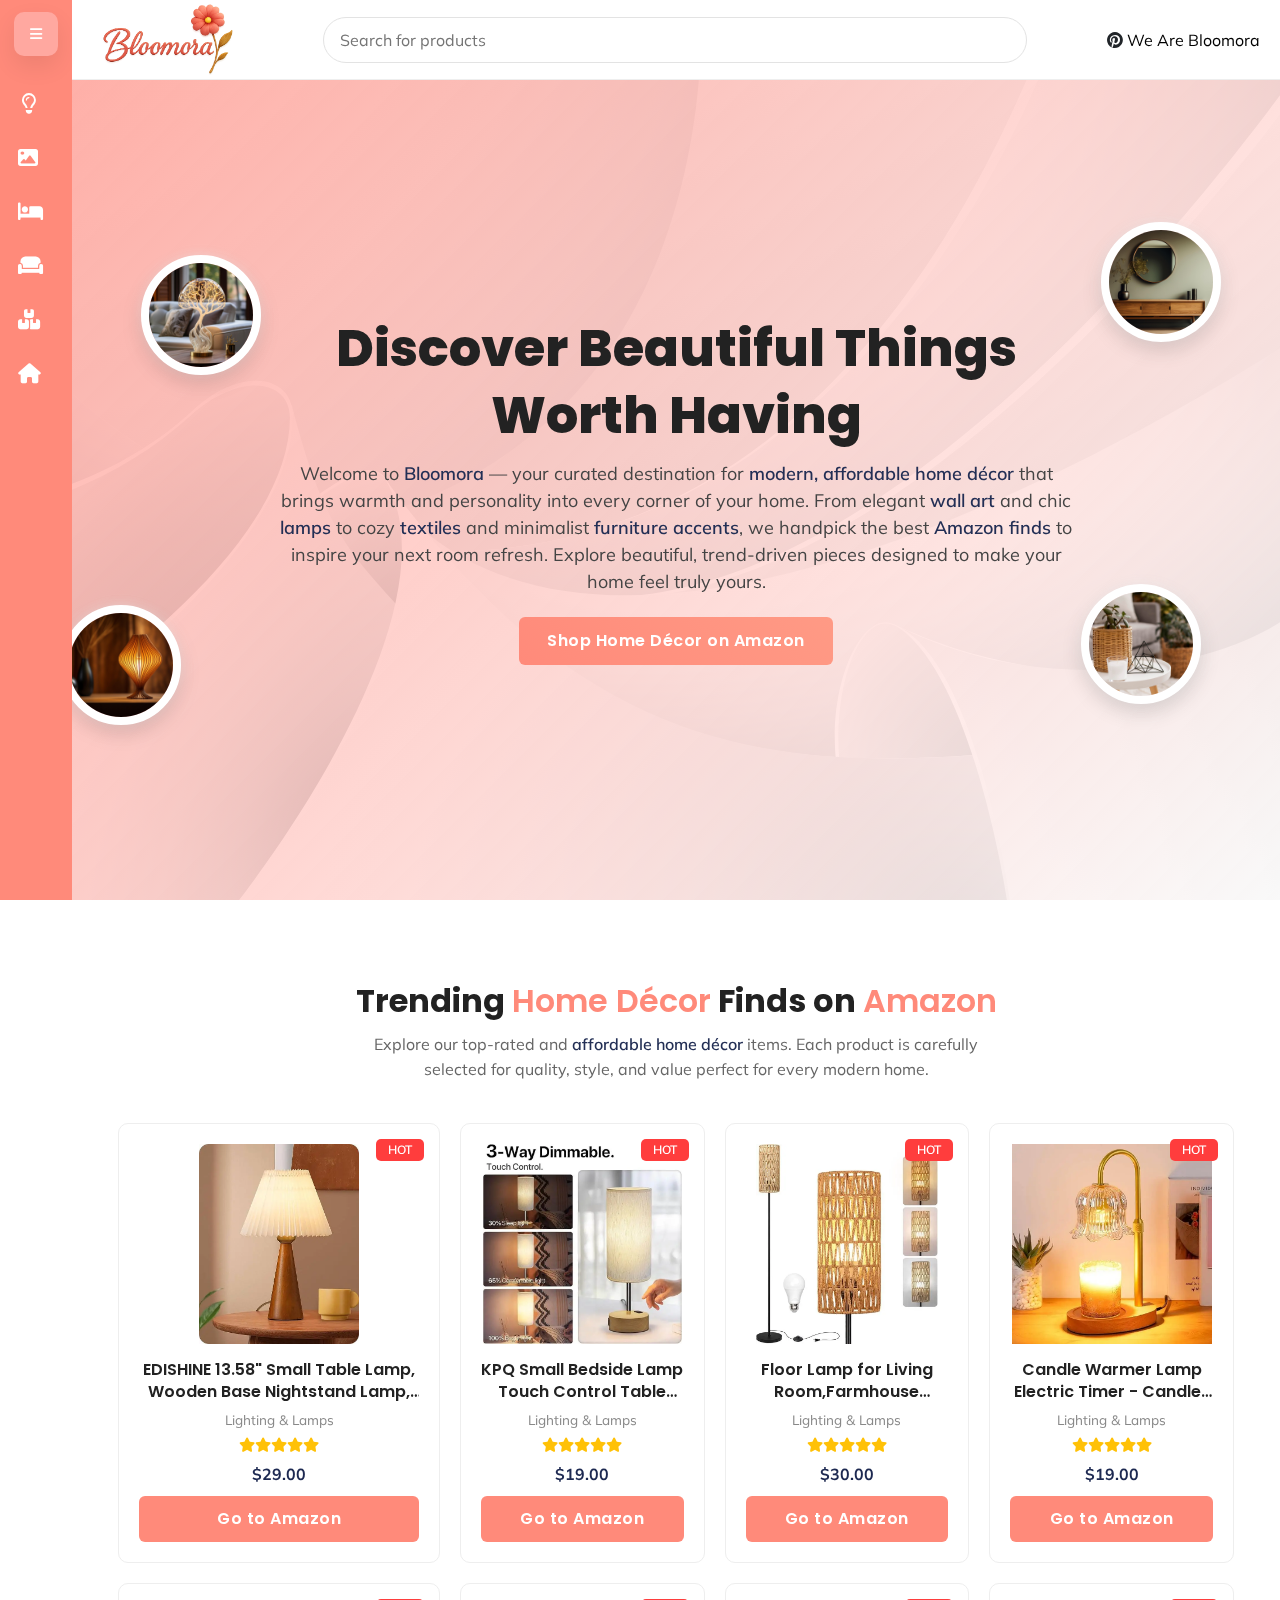
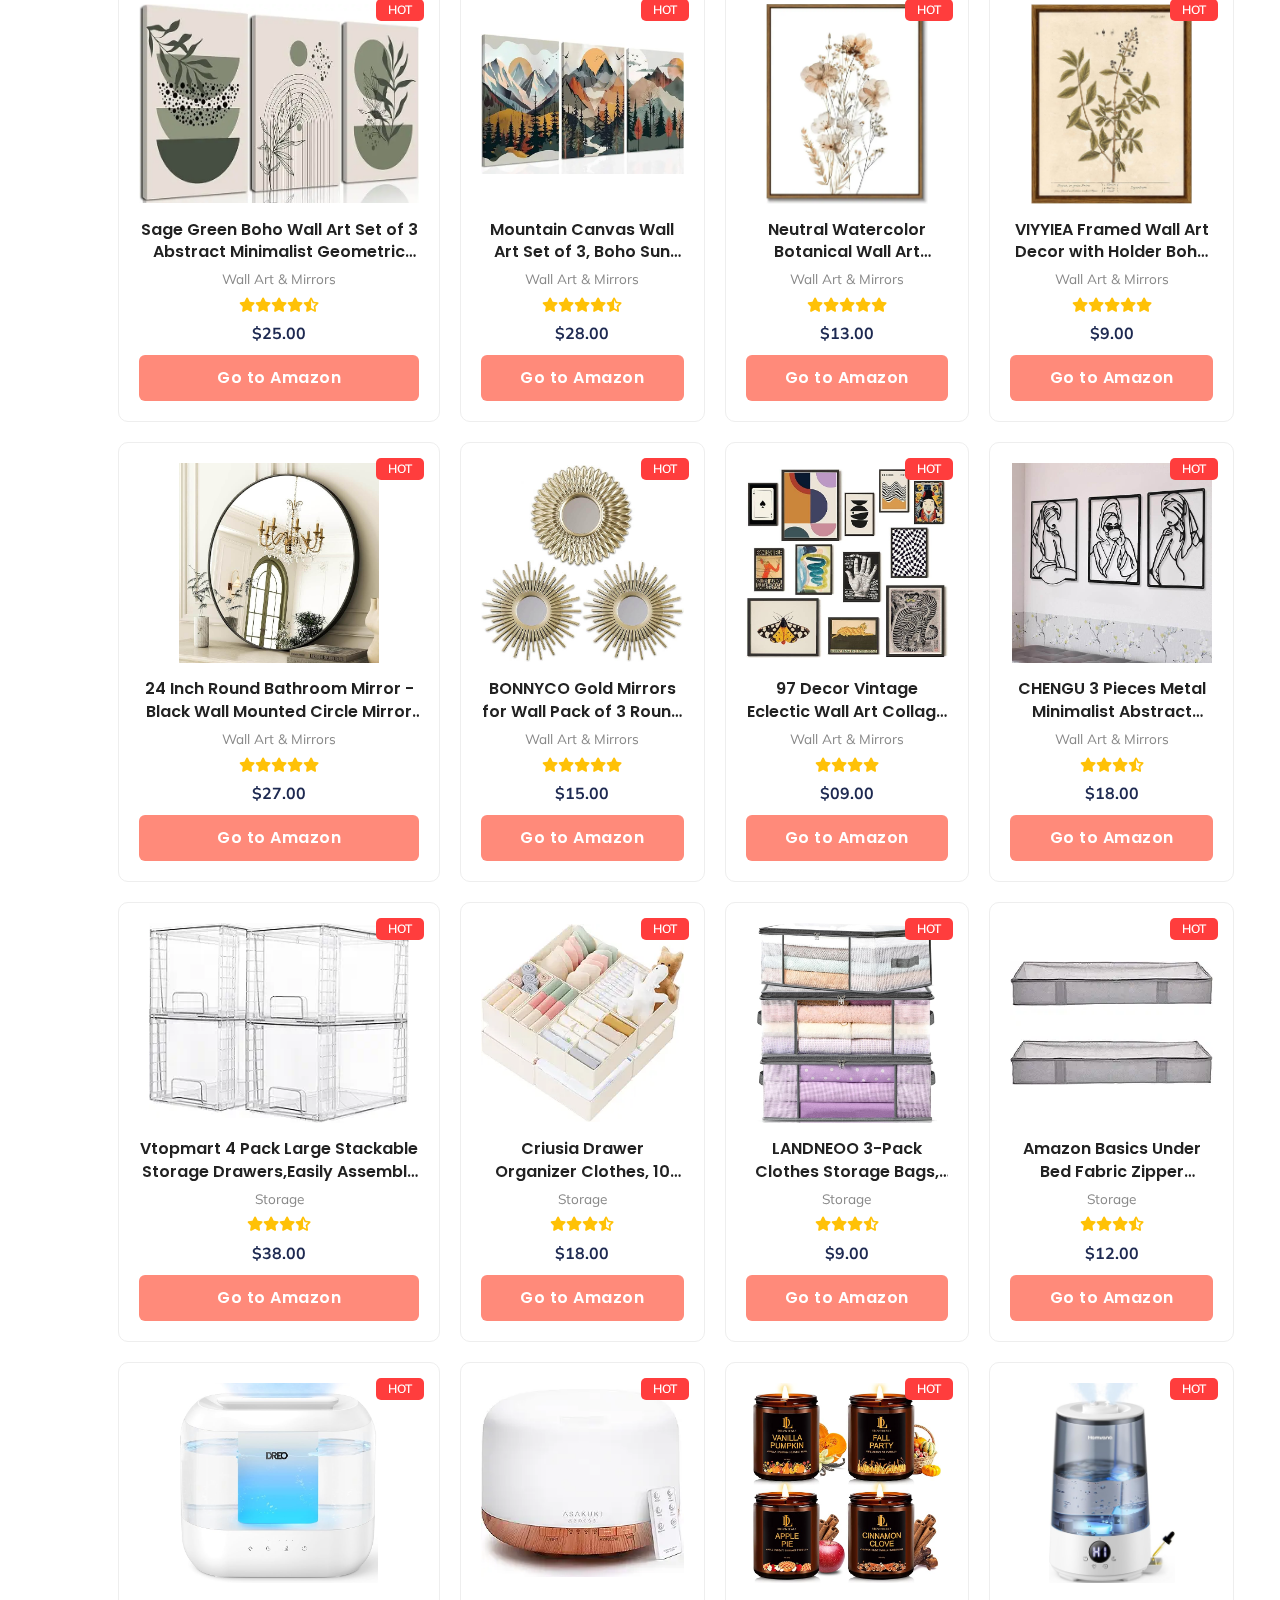
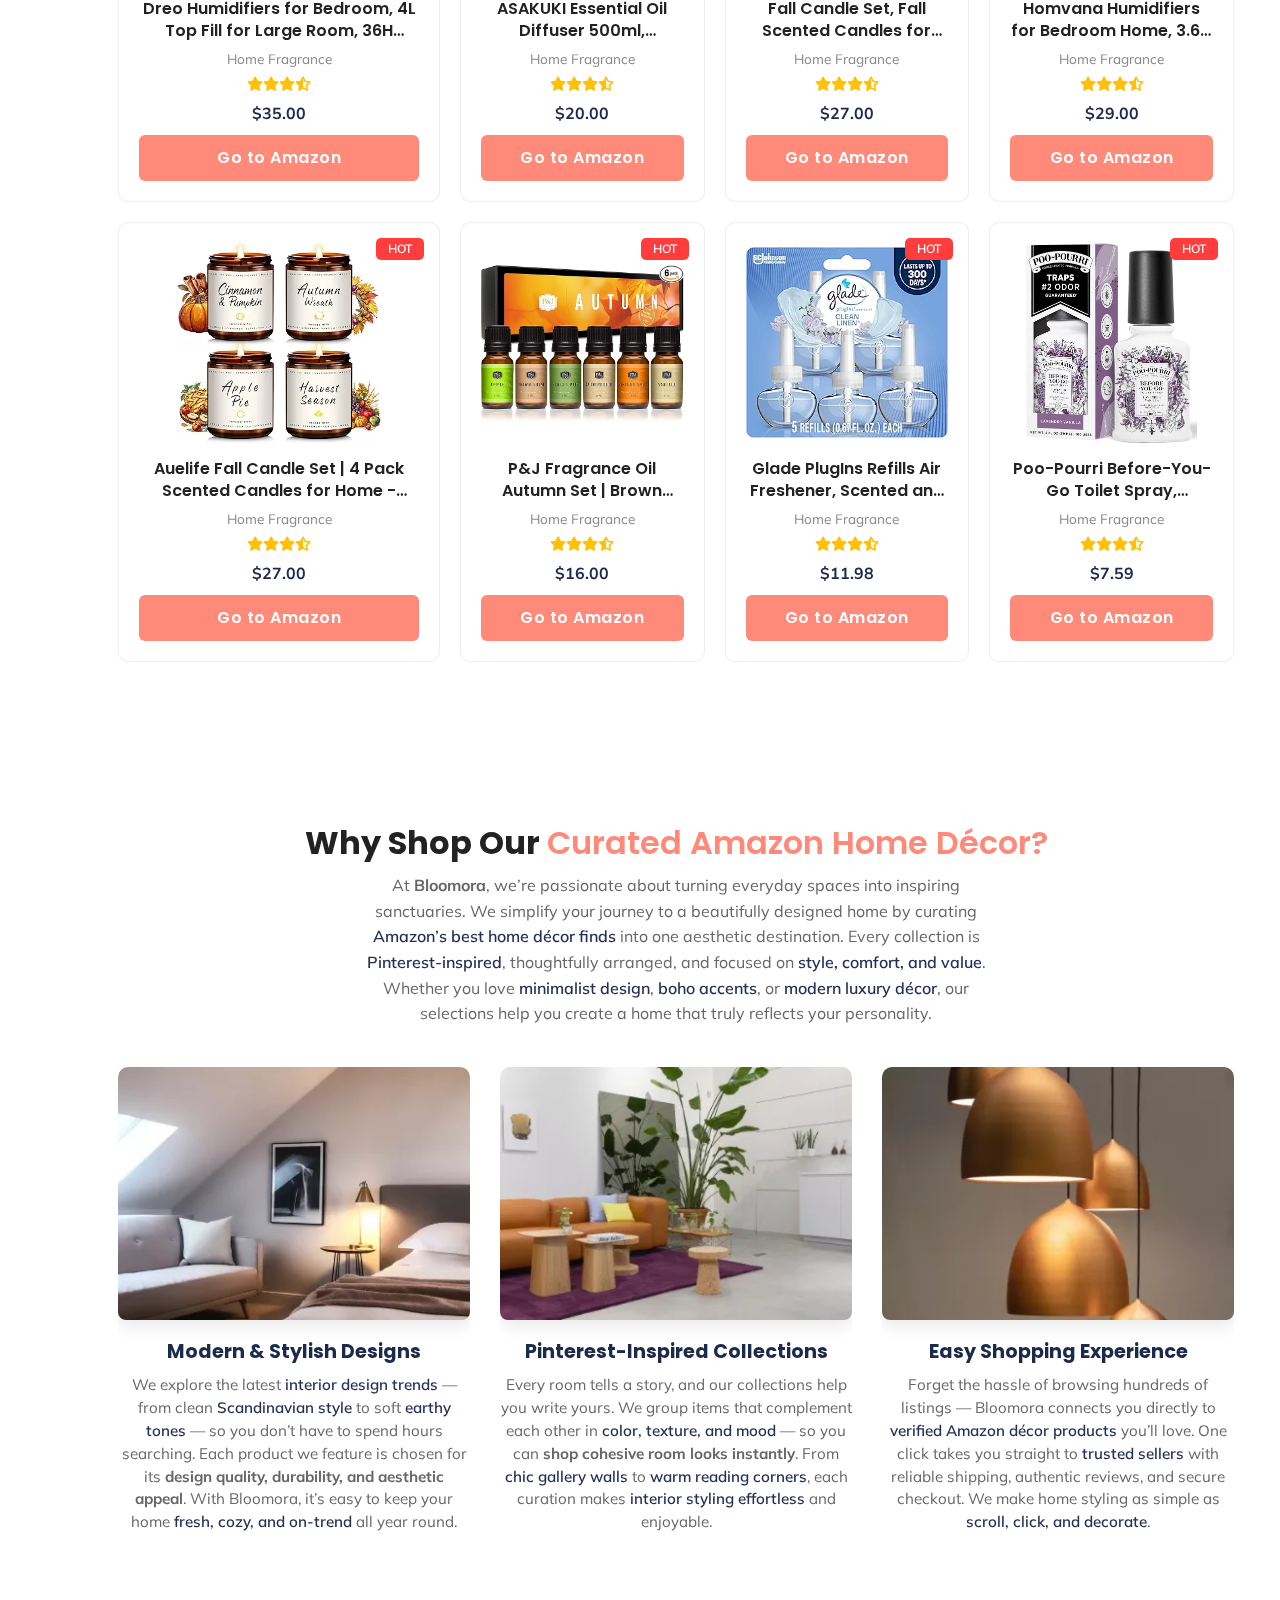
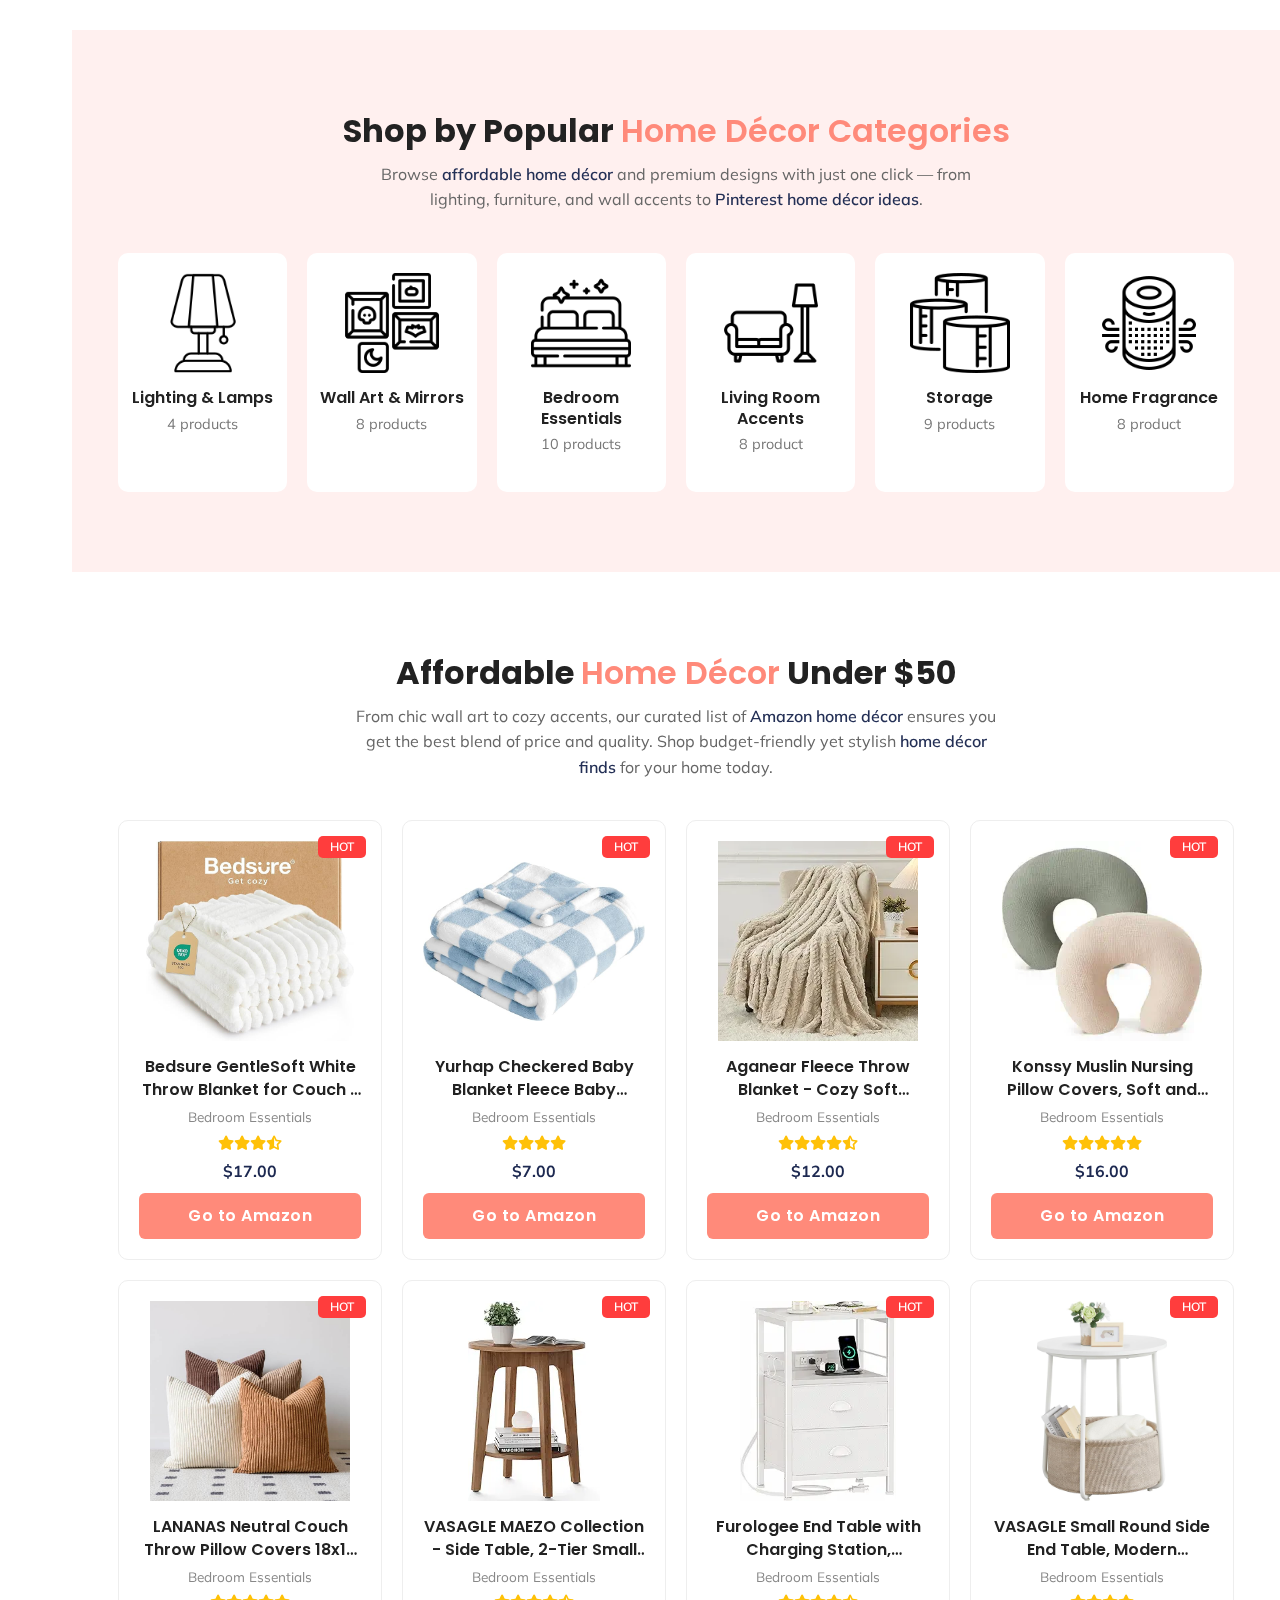
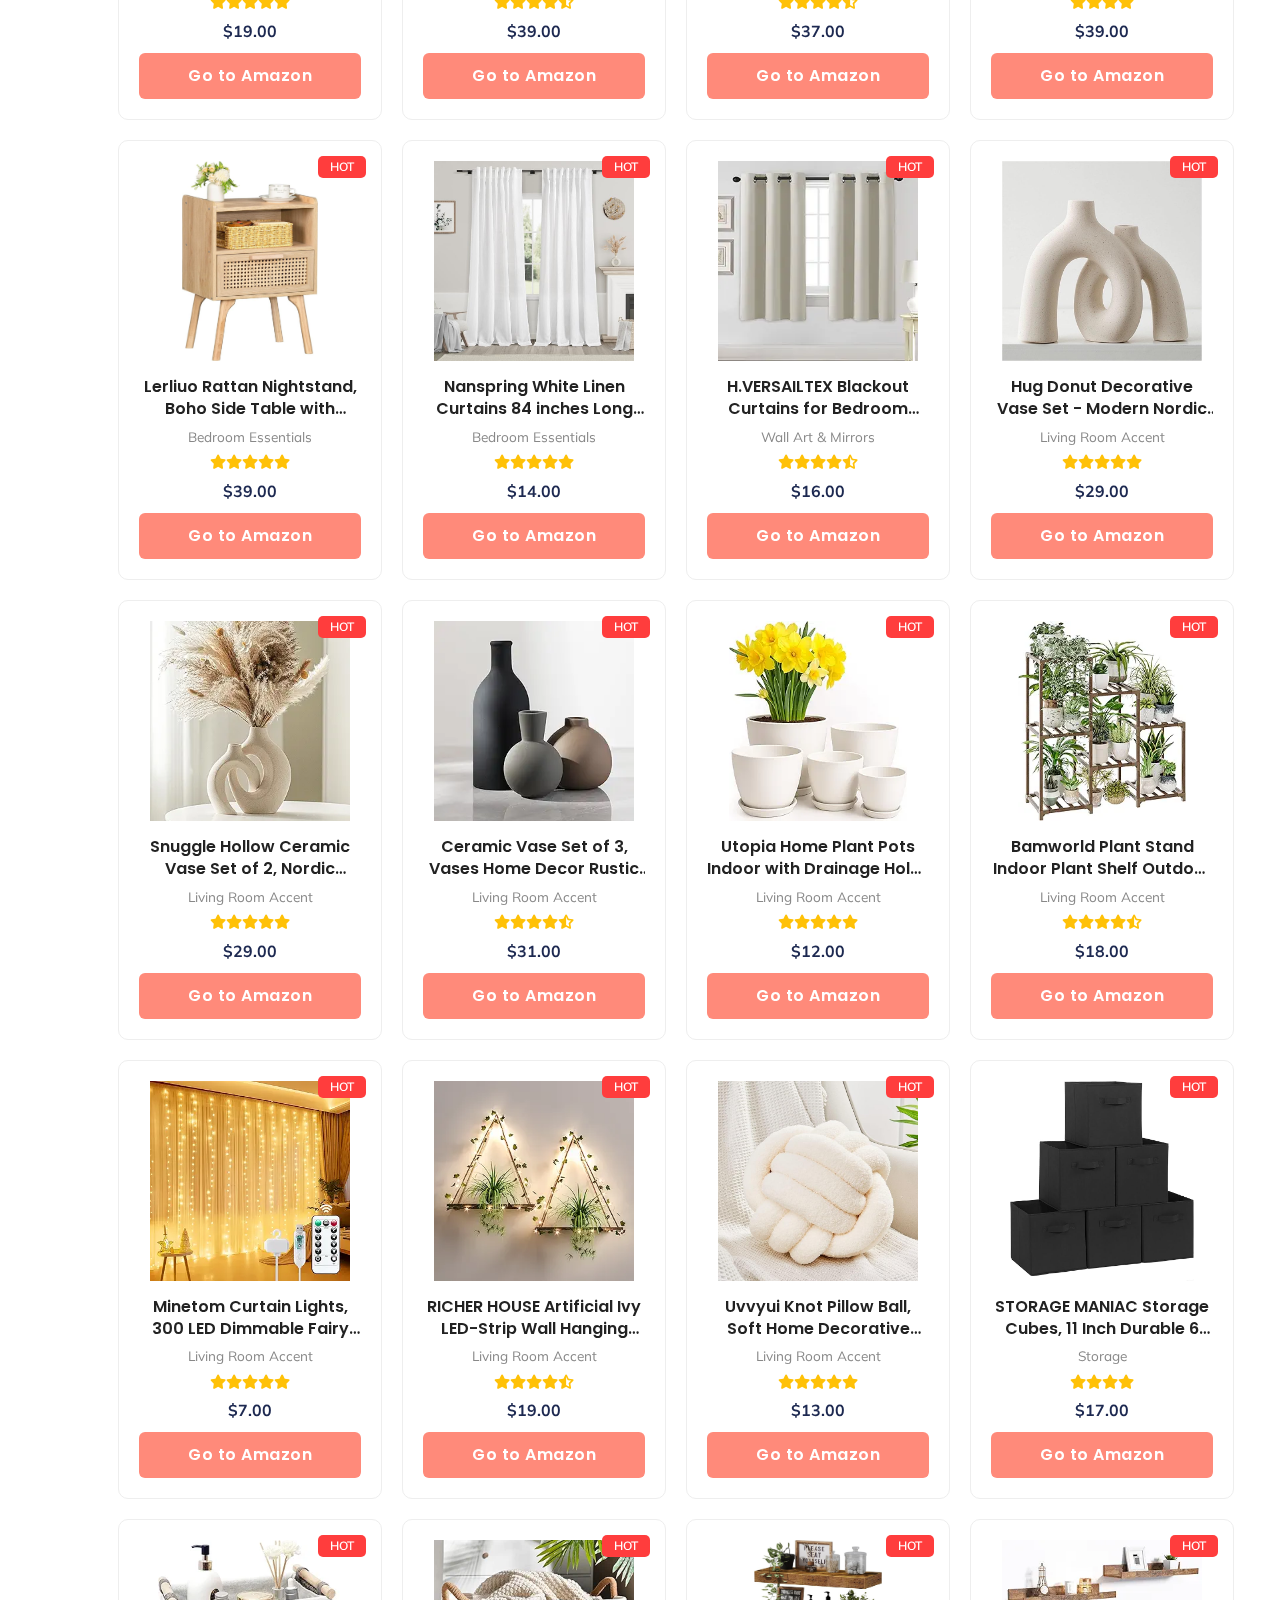
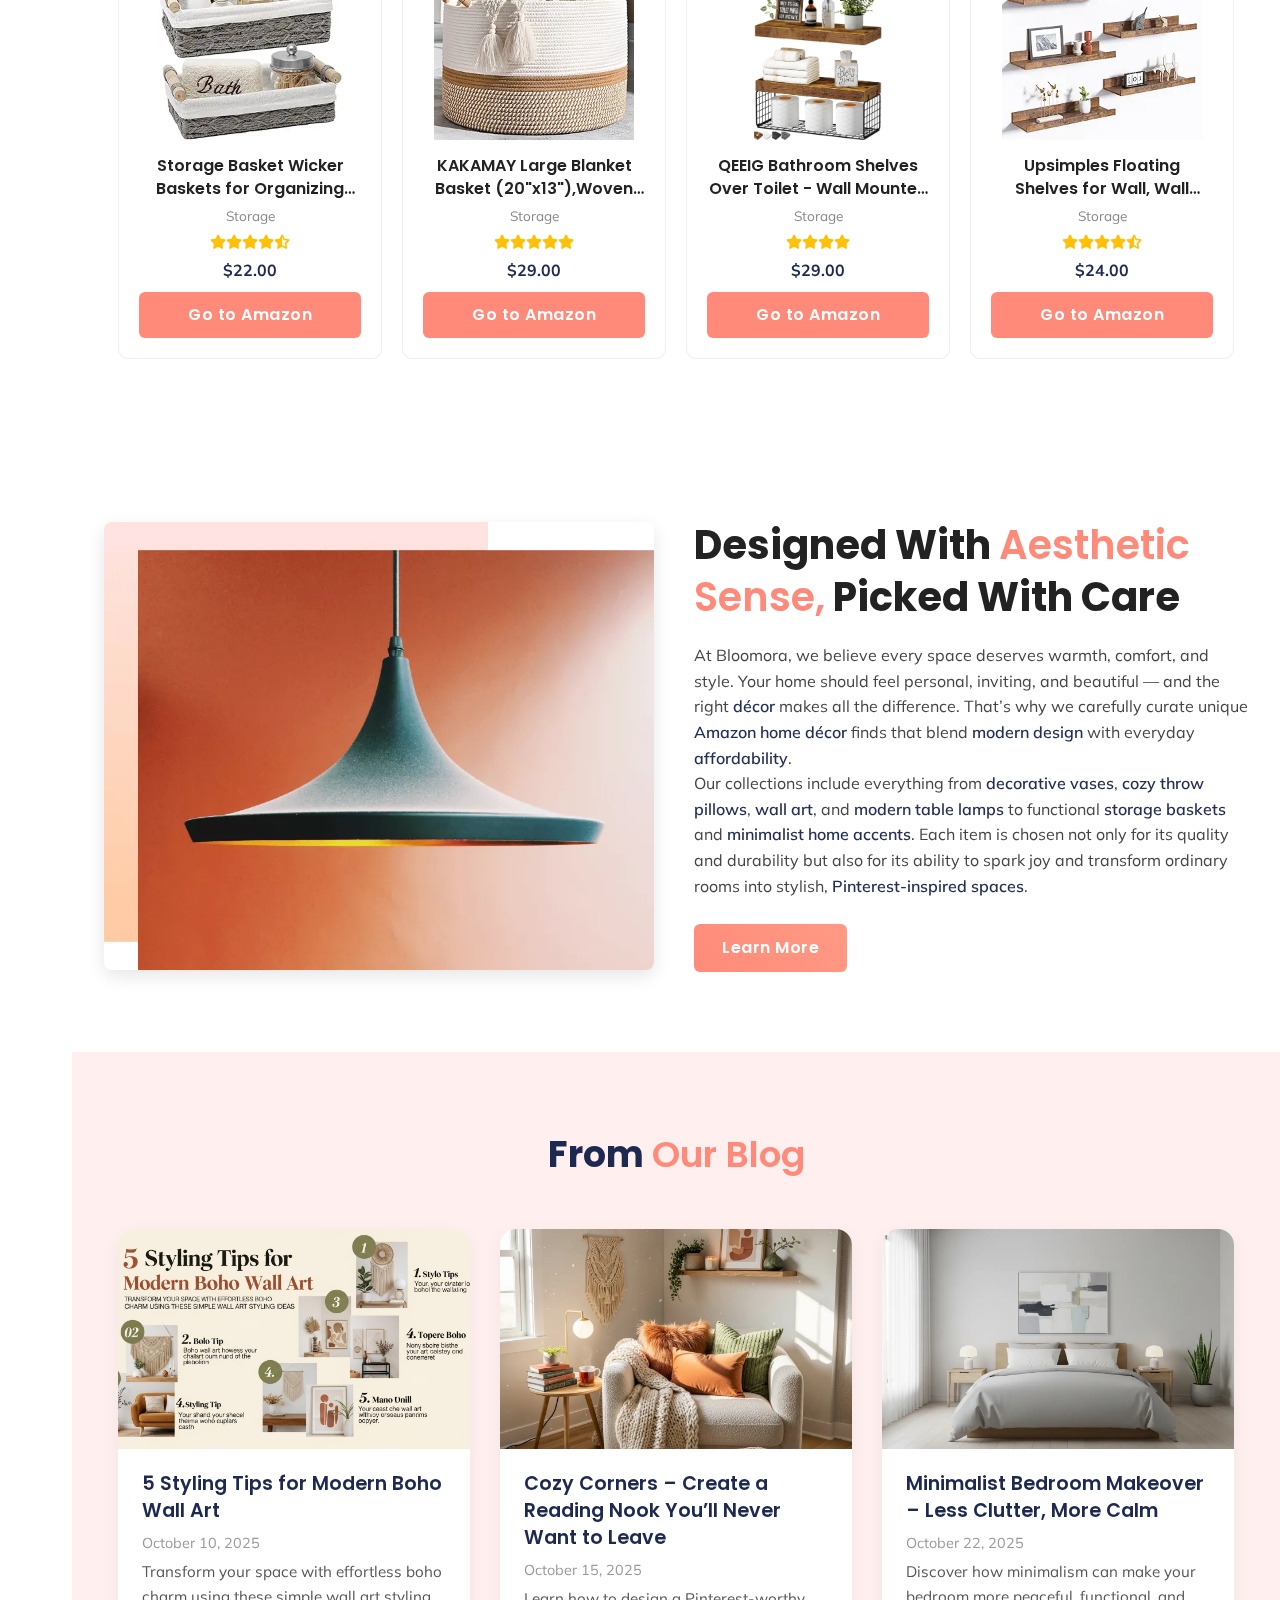
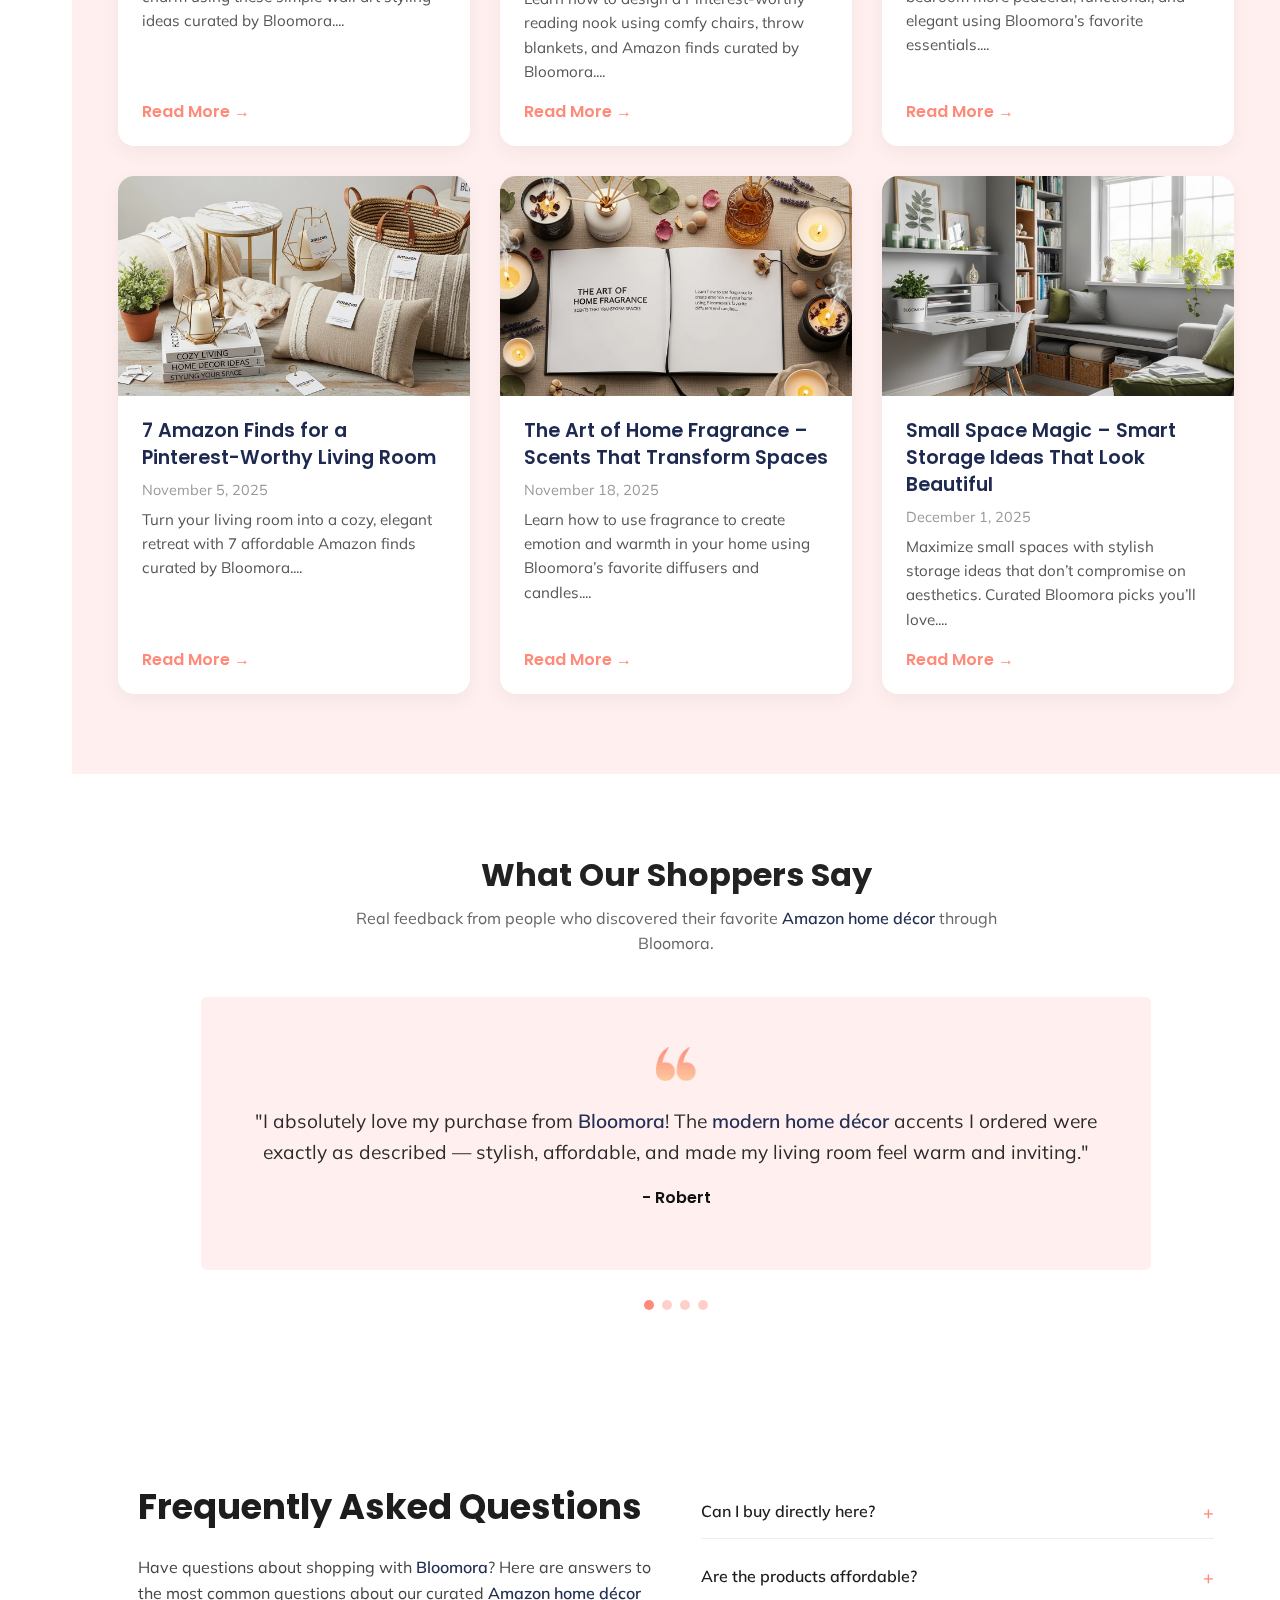
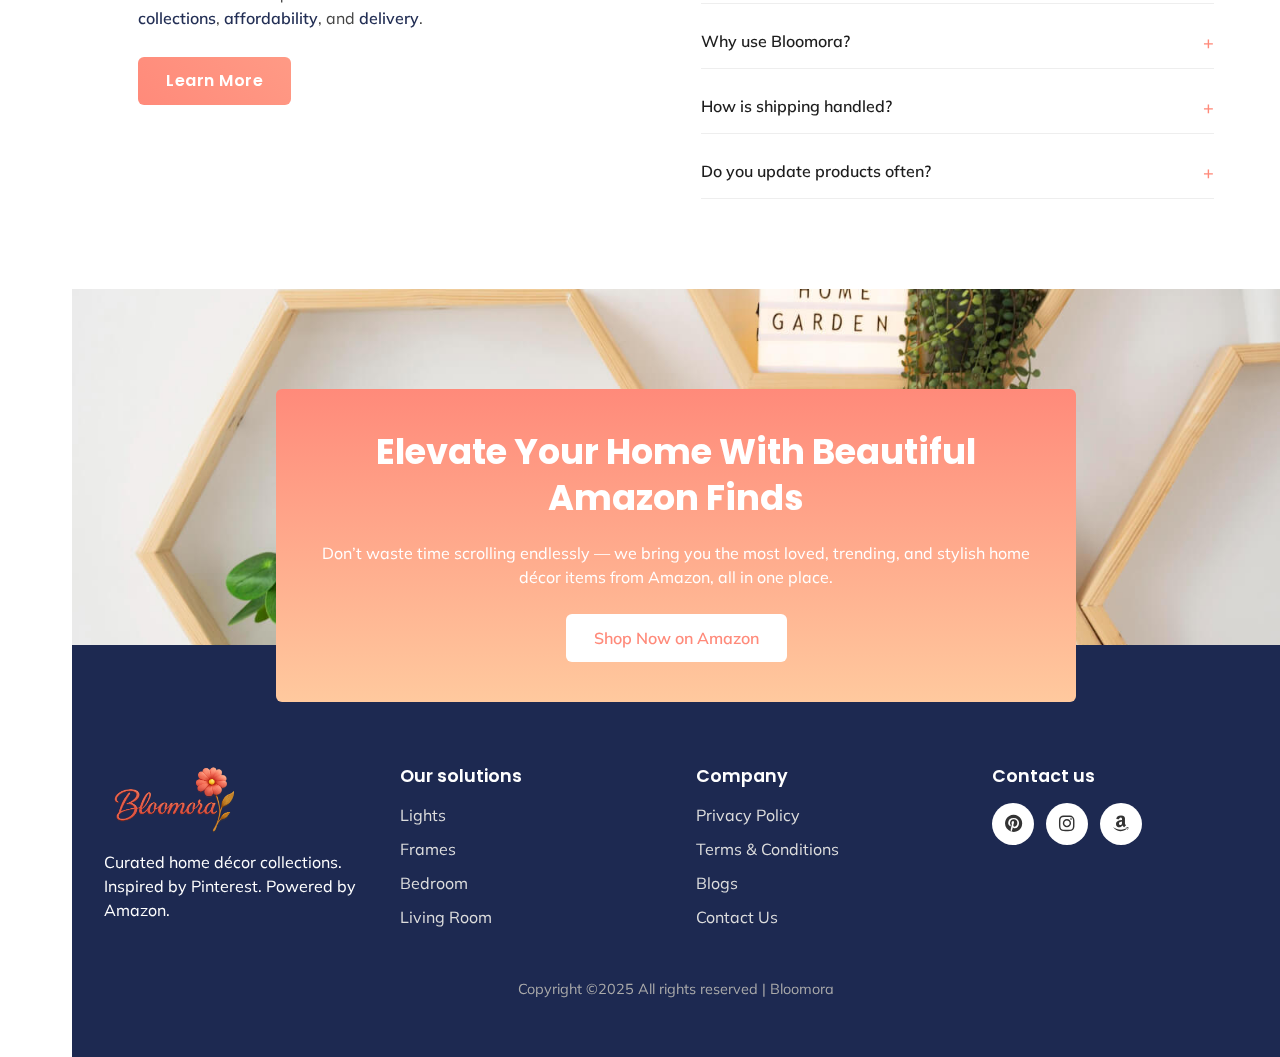
<file: index.html>
<!DOCTYPE html>
<html lang="en">
<head>
  <meta charset="UTF-8" />
  <meta name="viewport" content="width=device-width, initial-scale=1.0"/>
  <meta name="google-adsense-account" content="ca-pub-352223548269942">
  <title>Buy Modern & Affordable Home Décor | Amazon Finds 2025</title>
  <meta name="description" content="Discover stylish and affordable home décor items. Curated Amazon home finds — vases, lamps, wall art & more. Shop trending home accessories now!">
  <link rel="icon" type="image/png" href="assets/favicon.webp">
  <!-- Font -->
  <link href="https://fonts.googleapis.com/css2?family=Mulish:wght@300;400;500;600&family=Poppins:wght@500;600;700;800&display=swap" rel="stylesheet">
  <!-- Bootstrap (optional for grid/utilities) -->
  <link href="https://cdn.jsdelivr.net/npm/bootstrap@5.3.3/dist/css/bootstrap.min.css" rel="stylesheet">
  <!-- Swiper CSS -->
  <link rel="stylesheet" href="https://cdn.jsdelivr.net/npm/swiper@11/swiper-bundle.min.css" />
  <!-- Font Awesome -->
  <link href="https://cdnjs.cloudflare.com/ajax/libs/font-awesome/6.5.0/css/all.min.css" rel="stylesheet"/>
  <link rel="stylesheet" href="style.css"/>
  <script async src="https://pagead2.googlesyndication.com/pagead/js/adsbygoogle.js?client=ca-pub-3522235482869942"
     crossorigin="anonymous"></script>
  <!-- Google tag (gtag.js) -->
    <script async src="https://www.googletagmanager.com/gtag/js?id=G-YEJEQEVPZ6"></script>
    <script>
    window.dataLayer = window.dataLayer || [];
    function gtag(){dataLayer.push(arguments);}
    gtag('js', new Date());

    gtag('config', 'G-YEJEQEVPZ6');
    </script>
</head>

<body class="sb-collapsed">
  <!-- Sidebar (fixed, collapsible) -->
  <aside id="sidebar" class="sidebar" aria-label="Category sidebar">
   <button id="sbToggle" class="sb-toggle" aria-label="Toggle sidebar" aria-expanded="false">
        <i class="fa-solid fa-bars"></i>
        <span class="label">All Categories</span>
    </button>

    <ul class="sb-menu">
      <li>
        <a href="#" data-title="Lighting & Lamps">
          <i class="fa-regular fa-lightbulb"></i>
          <span class="label">Lighting & Lamps</span>
        </a>
      </li>
      <li>
        <a href="#" data-title="Wall Art & Mirrors">
          <i class="fa-solid fa-image"></i>
          <span class="label">Wall Art & Mirrors</span>
        </a>
      </li>
      <li>
        <a href="#" data-title="Bedroom Essentials">
          <i class="fa-solid fa-bed"></i>
          <span class="label">Bedroom Essentials</span>
        </a>
      </li>
      <li>
        <a href="#" data-title="Living Room Accents">
          <i class="fa-solid fa-couch"></i>
          <span class="label">Living Room Accents</span>
        </a>
      </li>
      <li>
        <a href="#" data-title="Storage">
          <i class="fa-solid fa-boxes-stacked"></i>
          <span class="label">Storage</span>
        </a>
      </li>
      <li>
        <a href="#" data-title="Home Fragrance">
          <i class="fa-solid fa-house"></i>
          <span class="label">Home Fragrance</span>
        </a>
      </li>
    </ul>
  </aside>

  <!-- Page content wrapper -->
  <div class="page">
    <!-- Header -->
    <header class="header">
      <div class="left d-flex align-items-center gap-2">
        <a href="index.html">
        <img src="assets/logo.png" class="logo" alt="Bloomora"/></a>
      </div>
      <div class="search">
        <input type="text" placeholder="Search for products" id="searchInput"/>
        <ul id="searchResults"></ul>
      </div>
      <div class="right d-flex align-items-center gap-4">
        <span><i class="fa-brands fa-pinterest"></i>&nbsp;<a href="https://www.pinterest.com/wearebloomora/" style="color: black; text-decoration: none;">We Are Bloomora</a></span>
      </div>
    </header>

    <!-- Hero -->
    <section class="hero">
      <div class="overlay">
        <div class="hero-content text-center">
          <h1>Discover Beautiful Things Worth Having</h1>
          <p>
            Welcome to <span class="content-highlight">Bloomora</span> — your curated destination for
            <span class="content-highlight">modern, affordable home décor</span> that brings warmth and personality into every corner of your home. 
            From elegant <span class="content-highlight">wall art</span> and chic <span class="content-highlight">lamps</span> 
            to cozy <span class="content-highlight">textiles</span> and minimalist <span class="content-highlight">furniture accents</span>, 
            we handpick the best <span class="content-highlight">Amazon finds</span> to inspire your next room refresh. 
            Explore beautiful, trend-driven pieces designed to make your home feel truly yours.
        </p>
          <a href="https://amzn.to/4nht3Nm" target="_blank"><button class="btn-gradient">Shop Home Décor on Amazon</button></a>

          <!-- floating circles -->
          <img src="assets/circle-1.jpg" class="circle c1" alt="">
          <img src="assets/circle-2.jpg" class="circle c2" alt="">
          <img src="assets/circle-3.jpg" class="circle c3" alt="">
          <img src="assets/circle-4.jpg" class="circle c4" alt="">
        </div>
      </div>
    </section>

    <!-- Section 2: Products -->
    <section class="products">
    <div class="container">
         <div class="section-header">
            <h2>Trending <span class="keyword-highlight">Home Décor</span> Finds on <span class="keyword-highlight">Amazon</span></h2>
            <p>Explore our top-rated and <span class="content-highlight">affordable home décor</span> items. Each product is carefully selected for quality, style, and value perfect for every modern home.</p>
        </div>

        <div class="products-grid">
        <!-- 1 -->
        <div class="product-card">
        <div class="badge hot">HOT</div>
        <div class="product-img">
            <img src="assets/products/EDISHINE 13.58 Small Table Lamp, Wooden Base Nightstand Lamp.webp" alt="wooden table lamp">
        </div>
        <h4>EDISHINE 13.58" Small Table Lamp, Wooden Base Nightstand Lamp, White Pleated Lampshade, Space-Saving Modern Bedside Lamp for Nursery Kids Room Bedroom Living Room, E26, ON-Off Button, Dark Rosewood</h4>
        <p class="category">Lighting & Lamps</p>
        <div class="rating">
            <i class="fa fa-star"></i><i class="fa fa-star"></i><i class="fa fa-star"></i><i class="fa fa-star"></i><i class="fa fa-star"></i>
        </div>
        <p class="price">$29.00</p>
        <a href="https://amzn.to/4qa4Drt" target="_blank" class="btn btn-buy">Go to Amazon</a>
        </div>

        <!-- 2 -->
        <div class="product-card">
        <div class="badge hot">HOT</div>
        <div class="product-img">
            <img src="assets/products/KPQ Small Bedside Lamp Touch Control Table Lamp with USB.webp" alt="minimalist bedside lamp">
        </div>
        <h4>KPQ Small Bedside Lamp Touch Control Table Lamp with USB A+C Charging Ports & AC Outlet 3-Way Dimmable Nightstand Lamp with Linen Fabric Shade for Bedroom Living Room</h4>
        <p class="category">Lighting & Lamps</p>
        <div class="rating">
            <i class="fa fa-star"></i><i class="fa fa-star"></i><i class="fa fa-star"></i><i class="fa fa-star"></i><i class="fa fa-star"></i>
        </div>
        <p class="price">$19.00</p>
        <a href="https://amzn.to/4q8CpNV" target="_blank" class="btn btn-buy">Go to Amazon</a>
        </div>

        <!-- 3 -->
        <div class="product-card">
        <div class="badge hot">HOT</div>
        <div class="product-img">
            <img src="assets/products/Floor Lamp for Living Room,Farmhouse Rattan Floor.webp" alt="boho floor lamp">
        </div>
        <h4>Floor Lamp for Living Room,Farmhouse Rattan Floor lamp,Modern Standing lamp with 3 Color LED Bulb,Black Tall Lamp with Foot Switch</h4>
        <p class="category">Lighting & Lamps</p>
        <div class="rating">
            <i class="fa fa-star"></i><i class="fa fa-star"></i><i class="fa fa-star"></i><i class="fa fa-star"></i><i class="fa fa-star"></i>
        </div>
        <p class="price">$30.00</p>
        <a href="https://amzn.to/3WHggsl" target="_blank" class="btn btn-buy">Go to Amazon</a>
        </div>

        <!-- 4 -->
        <div class="product-card">
        <div class="badge hot">HOT</div>
        <div class="product-img">
            <img src="assets/products/Candle Warmer Lamp Electric Timer - Candles Warming Ligh.webp" alt="warm ambient light">
        </div>
        <h4>Candle Warmer Lamp Electric Timer - Candles Warming Light Height Adjustable Dimmable Warmers Flower Lamps No Flame Heat Warm Melt Wax Jar Modern Home Decor Table Lights for Home Living Bedroom</h4>
        <p class="category">Lighting & Lamps</p>
        <div class="rating">
            <i class="fa fa-star"></i><i class="fa fa-star"></i><i class="fa fa-star"></i><i class="fa fa-star"></i><i class="fa fa-star"></i>
        </div>
        <p class="price">$19.00</p>
        <a href="https://amzn.to/4904iRZ" target="_blank" class="btn btn-buy">Go to Amazon</a>
        </div>

        <!-- 5 -->
        <div class="product-card">
        <div class="badge hot">HOT</div>
        <div class="product-img">
            <img src="assets/products/Sage Green Boho Wall Art Set of 3 Abstract Minimalist Geometric.webp" alt="boho wall art">
        </div>
        <h4>Sage Green Boho Wall Art Set of 3 Abstract Minimalist Geometric Line Poster Green Botanical Leaf Canvas Prints Modern Artwork Painting Decor for Living Room Bedroom Office 12x16 in Framed</h4>
        <p class="category">Wall Art & Mirrors</p>
        <div class="rating">
            <i class="fa fa-star"></i><i class="fa fa-star"></i><i class="fa fa-star"></i><i class="fa fa-star"></i><i class="fa-solid fa-star-half-stroke"></i>
        </div>
        <p class="price">$25.00</p>
        <a href="https://amzn.to/4ohB6KQ" target="_blank" class="btn btn-buy">Go to Amazon</a>
        </div>

        <!-- 6 -->
        <div class="product-card">
        <div class="badge hot">HOT</div>
        <div class="product-img">
            <img src="assets/products/Mountain Canvas Wall Art Set of 3, Boho Sun Forest Abstract.webp" alt="boho wall art">
        </div>
        <h4>Mountain Canvas Wall Art Set of 3, Boho Sun Forest Abstract Nature Landscape Artwork Wall Decor, Watercolor Posters Prints Painting Picture Artwork for Living Room Bedroom Office 12 x16 In Framed</h4>
        <p class="category">Wall Art & Mirrors</p>
        <div class="rating">
            <i class="fa fa-star"></i><i class="fa fa-star"></i><i class="fa fa-star"></i><i class="fa fa-star"></i><i class="fa-solid fa-star-half-stroke"></i>
        </div>
        <p class="price">$28.00</p>
        <a href="https://amzn.to/4nht3Nm" target="_blank" class="btn btn-buy">Go to Amazon</a>
        </div>

        <!-- 7 -->
        <div class="product-card">
        <div class="badge hot">HOT</div>
        <div class="product-img">
            <img src="assets/products/Neutral Watercolor Botanical Wall Art Vintage Floral Canvas.webp" alt="boho wall art">
        </div>
        <h4>Neutral Watercolor Botanical Wall Art Vintage Floral Canvas Art Prints Orange Flower Plants Picture Minimalist Wall Decor Boho Artwork Framed for Girls Room Bedroom Living Room Decoration, 8"x10"x1Pcs</h4>
        <p class="category">Wall Art & Mirrors</p>
        <div class="rating">
            <i class="fa fa-star"></i><i class="fa fa-star"></i><i class="fa fa-star"></i><i class="fa fa-star"></i><i class="fa fa-star"></i>
        </div>
        <p class="price">$13.00</p>
        <a href="https://amzn.to/4nVlNb1" target="_blank" class="btn btn-buy">Go to Amazon</a>
        </div>

        <!-- 8 -->
        <div class="product-card">
        <div class="badge hot">HOT</div>
        <div class="product-img">
            <img src="assets/products/VIYYIEA Framed Wall Art Decor with Holder Boho Minimalist.jpg" alt="neutral canvas prints">
        </div>
        <h4>VIYYIEA Framed Wall Art Decor with Holder Boho Minimalist Botanical Print Canvas Wall Art Pictures Rustic Vintage Plant Prints Farmhouse Cottage Artwork Home Kitchen Aesthetic Living Room Decor 8x10in</h4>
        <p class="category">Wall Art & Mirrors</p>
        <div class="rating">
            <i class="fa fa-star"></i><i class="fa fa-star"></i><i class="fa fa-star"></i><i class="fa fa-star"></i><i class="fa fa-star"></i>
        </div>
        <p class="price">$9.00</p>
        <a href="https://amzn.to/493lRR9" target="_blank" class="btn btn-buy">Go to Amazon</a>
        </div>

        <!-- 9 -->
        <div class="product-card">
        <div class="badge hot">HOT</div>
        <div class="product-img">
            <img src="assets/products/24 Inch Round Bathroom Mirror - Black Wall Mounted Circle Mirror.jpg" alt="neutral canvas prints">
        </div>
        <h4>24 Inch Round Bathroom Mirror - Black Wall Mounted Circle Mirror with Metal Frame, Modern Round Hanging Mirror Suitable for Bathroom, Vanity, Entryway, Living Room</h4>
        <p class="category">Wall Art & Mirrors</p>
        <div class="rating">
            <i class="fa fa-star"></i><i class="fa fa-star"></i><i class="fa fa-star"></i><i class="fa fa-star"></i><i class="fa fa-star"></i>
        </div>
        <p class="price">$27.00</p>
        <a href="https://amzn.to/4n9otR7" target="_blank" class="btn btn-buy">Go to Amazon</a>
        </div>

        <!-- 10 -->
        <div class="product-card">
        <div class="badge hot">HOT</div>
        <div class="product-img">
            <img src="assets/products/BONNYCO Gold Mirrors for Wall Pack of 3 Round Wall Mirrors.jpg" alt="round wall mirror decor">
        </div>
        <h4>BONNYCO Gold Mirrors for Wall Pack of 3 Round Wall Mirrors Bedroom Room and Home Decor | Espejos Decorativos de Pared Sala Dormitorio | Modern Minimalist Decor Vintage Chic Gifts for Women Mums</h4>
        <p class="category">Wall Art & Mirrors</p>
        <div class="rating">
            <i class="fa fa-star"></i><i class="fa fa-star"></i><i class="fa fa-star"></i><i class="fa fa-star"></i><i class="fa fa-star"></i>
        </div>
        <p class="price">$15.00</p>
        <a href="https://amzn.to/46TSaRo" target="_blank" class="btn btn-buy">Go to Amazon</a>
        </div>

        <!-- 11 -->
        <div class="product-card">
        <div class="badge hot">HOT</div>
        <div class="product-img">
            <img src="assets/products/97 Decor Vintage Eclectic Wall Art Collage - Abstract Modern.jpg" alt="round wall mirror decor">
        </div>
        <h4>97 Decor Vintage Eclectic Wall Art Collage - Abstract Modern Art Prints For Wall Decor, Cool Funky Pictures Maximalist Paintings Retro Bauhaus Posters Set For Dorm Bedroom Home Decorations (Unframed)</h4>
        <p class="category">Wall Art & Mirrors</p>
        <div class="rating">
            <i class="fa fa-star"></i><i class="fa fa-star"></i><i class="fa fa-star"></i><i class="fa fa-star"></i>
        </div>
        <p class="price">$09.00</p>
        <a href="https://amzn.to/4nRHzML" target="_blank" class="btn btn-buy">Go to Amazon</a>
        </div>
        <!-- 12 -->
        <div class="product-card">
        <div class="badge hot">HOT</div>
        <div class="product-img">
            <img src="assets/products/CHENGU 3 Pieces Metal Minimalist Abstract Woman.jpg" alt="abstract line art set">
        </div>
        <h4>CHENGU 3 Pieces Metal Minimalist Abstract Woman Wall Art Line Drawing Wall Art Decor Single Line Female Home Hanging for Kitchen Bathroom Living Room</h4>
        <p class="category">Wall Art & Mirrors</p>
        <div class="rating">
            <i class="fa fa-star"></i><i class="fa fa-star"></i><i class="fa fa-star"></i><i class="fa-solid fa-star-half-stroke"></i>
        </div>
        <p class="price">$18.00</p>
        <a href="https://amzn.to/3KPdAXa" target="_blank" class="btn btn-buy">Go to Amazon</a>
        </div>
        <!-- 37 -->
        <div class="product-card">
        <div class="badge hot">HOT</div>
        <div class="product-img">
            <img src="assets/products/Vtopmart 4 Pack Large Stackable Storage Drawers,Easily Assembl.webp" alt="abstract line art set">
        </div>
        <h4>Vtopmart 4 Pack Large Stackable Storage Drawers,Easily Assemble Acrylic Bathroom Closet Undersink Organizers and Storage,Plastic Bins for Kitchen Cabinets,Pantry,Makeup,Medicine Organization</h4>
        <p class="category">Storage</p>
        <div class="rating">
            <i class="fa fa-star"></i><i class="fa fa-star"></i><i class="fa fa-star"></i><i class="fa-solid fa-star-half-stroke"></i>
        </div>
        <p class="price">$38.00</p>
        <a href="https://amzn.to/4hdrApQ" target="_blank" class="btn btn-buy">Go to Amazon</a>
        </div>
        <!-- 38 -->
        <div class="product-card">
        <div class="badge hot">HOT</div>
        <div class="product-img">
            <img src="assets/products/Criusia Drawer Organizer Clothes, 10 Pack Dresser.webp" alt="abstract line art set">
        </div>
        <h4>Criusia Drawer Organizer Clothes, 10 Pack Dresser Organizer for Baby Clothes, Underwear, Sock- Foldable Closet Organization and Storage Dividers Bins for Nursery, Bedroom (Beige)</h4>
        <p class="category">Storage</p>
        <div class="rating">
            <i class="fa fa-star"></i><i class="fa fa-star"></i><i class="fa fa-star"></i><i class="fa-solid fa-star-half-stroke"></i>
        </div>
        <p class="price">$18.00</p>
        <a href="https://amzn.to/4nPc0Tz" target="_blank" class="btn btn-buy">Go to Amazon</a>
        </div>
        <!-- 39 -->
        <div class="product-card">
        <div class="badge hot">HOT</div>
        <div class="product-img">
            <img src="assets/products/LANDNEOO 3-Pack Clothes Storage Bags, Plastic Foldable.jpg" alt="abstract line art set">
        </div>
        <h4>LANDNEOO 3-Pack Clothes Storage Bags, Plastic Foldable Blanket Storage bins, Closet Organizer Container for Bedroom, Bedding, Comforters, Pillows, and Clothing - 35L with Handles</h4>
        <p class="category">Storage</p>
        <div class="rating">
            <i class="fa fa-star"></i><i class="fa fa-star"></i><i class="fa fa-star"></i><i class="fa-solid fa-star-half-stroke"></i>
        </div>
        <p class="price">$9.00</p>
        <a href="https://amzn.to/4ok0Lm7" target="_blank" class="btn btn-buy">Go to Amazon</a>
        </div>
        <!-- 40 -->
        <div class="product-card">
        <div class="badge hot">HOT</div>
        <div class="product-img">
            <img src="assets/products/Amazon Basics Under Bed Fabric Zipper Blanket Storage.webp" alt="abstract line art set">
        </div>
        <h4>Amazon Basics Under Bed Fabric Zipper Blanket Storage Container Bags with Window and Handles, 2-Pack, 18 x 42 x 6 inches, Gray</h4>
        <p class="category">Storage</p>
        <div class="rating">
            <i class="fa fa-star"></i><i class="fa fa-star"></i><i class="fa fa-star"></i><i class="fa-solid fa-star-half-stroke"></i>
        </div>
        <p class="price">$12.00</p>
        <a href="https://amzn.to/47agvRA" target="_blank" class="btn btn-buy">Go to Amazon</a>
        </div>
        <!-- 41 -->
        <div class="product-card">
        <div class="badge hot">HOT</div>
        <div class="product-img">
            <img src="assets/products/Dreo Humidifiers for Bedroom, 4L Top Fill for Large Room, 36H.jpg" alt="abstract line art set">
        </div>
        <h4>Dreo Humidifiers for Bedroom, 4L Top Fill for Large Room, 36H Runtime, 28 dB Quiet Supersized Cool Mist Air Humidifier for Baby Nursery, Plants, Indoor, Night Light, Easy to Clean & Fill</h4>
        <p class="category">Home Fragrance</p>
        <div class="rating">
            <i class="fa fa-star"></i><i class="fa fa-star"></i><i class="fa fa-star"></i><i class="fa-solid fa-star-half-stroke"></i>
        </div>
        <p class="price">$35.00</p>
        <a href="https://amzn.to/46SNQSh" target="_blank" class="btn btn-buy">Go to Amazon</a>
        </div>
        <!-- 42 -->
        <div class="product-card">
        <div class="badge hot">HOT</div>
        <div class="product-img">
            <img src="assets/products/ASAKUKI Essential Oil Diffuser 500ml, Ultrasonic.webp" alt="abstract line art set">
        </div>
        <h4>ASAKUKI Essential Oil Diffuser 500ml, Ultrasonic Aromatherapy Humidifier with Remote Control, 7 LED Colors, Timer & Auto-Off, Large Room Diffuser</h4>
        <p class="category">Home Fragrance</p>
        <div class="rating">
            <i class="fa fa-star"></i><i class="fa fa-star"></i><i class="fa fa-star"></i><i class="fa-solid fa-star-half-stroke"></i>
        </div>
        <p class="price">$20.00</p>
        <a href="https://amzn.to/4qu0oaH" target="_blank" class="btn btn-buy">Go to Amazon</a>
        </div>
        <!-- 43 -->
        <div class="product-card">
        <div class="badge hot">HOT</div>
        <div class="product-img">
            <img src="assets/products/Fall Candle Set, Fall Scented Candles for Home, 4 Pack Soy.jpg" alt="abstract line art set">
        </div>
        <h4>Fall Candle Set, Fall Scented Candles for Home, 4 Pack Soy Candle Set, Autumn Gifts for Women Men, Autumn Scents of Vanilla Pumpkin/Cinnamon Clove/Apple Pie/Fall Party</h4>
        <p class="category">Home Fragrance</p>
        <div class="rating">
            <i class="fa fa-star"></i><i class="fa fa-star"></i><i class="fa fa-star"></i><i class="fa-solid fa-star-half-stroke"></i>
        </div>
        <p class="price">$27.00</p>
        <a href="https://amzn.to/4qanp1R" target="_blank" class="btn btn-buy">Go to Amazon</a>
        </div>
        <!-- 44 -->
        <div class="product-card">
        <div class="badge hot">HOT</div>
        <div class="product-img">
            <img src="assets/products/Homvana Humidifiers for Bedroom Home, 3.6 L Cool Mist.jpg" alt="abstract line art set">
        </div>
        <h4>Homvana Humidifiers for Bedroom Home, 3.6 L Cool Mist Top-Fill 34H Super Long Time, Quiet 23dB, Baby Humidifier, Oil Diffuser for Large Room, Plants, Nursery, Office BPA FREE, 7 Color Light Ultrasonic</h4>
        <p class="category">Home Fragrance</p>
        <div class="rating">
            <i class="fa fa-star"></i><i class="fa fa-star"></i><i class="fa fa-star"></i><i class="fa-solid fa-star-half-stroke"></i>
        </div>
        <p class="price">$29.00</p>
        <a href="https://amzn.to/4naXXXA" target="_blank" class="btn btn-buy">Go to Amazon</a>
        </div>
         <!-- 45 -->
        <div class="product-card">
        <div class="badge hot">HOT</div>
        <div class="product-img">
            <img src="assets/products/Auelife Fall Candle Set  4 Pack Scented Candles for Home.webp" alt="abstract line art set">
        </div>
        <h4>Auelife Fall Candle Set | 4 Pack Scented Candles for Home - Candle Gifts for Women Men, Soy Candles Home Scented | Autumn Fragrance of - Apple Pie/Cinnamon/Harvest/Wreath</h4>
        <p class="category">Home Fragrance</p>
        <div class="rating">
            <i class="fa fa-star"></i><i class="fa fa-star"></i><i class="fa fa-star"></i><i class="fa-solid fa-star-half-stroke"></i>
        </div>
        <p class="price">$27.00</p>
        <a href="https://amzn.to/46Sl5oR" target="_blank" class="btn btn-buy">Go to Amazon</a>
        </div>
         <!-- 46 -->
        <div class="product-card">
        <div class="badge hot">HOT</div>
        <div class="product-img">
            <img src="assets/products/P&J Fragrance Oil Autumn Set  Brown Sugar, Apple, Harvest.jpg" alt="abstract line art set">
        </div>
        <h4>P&J Fragrance Oil Autumn Set | Brown Sugar, Apple, Harvest Spice, Vanilla, Forest Pine, and Snickerdoodle Candle Scents for Candle Making, Freshie, Soap Making Supplies, Diffuser Oil Scents</h4>
        <p class="category">Home Fragrance</p>
        <div class="rating">
            <i class="fa fa-star"></i><i class="fa fa-star"></i><i class="fa fa-star"></i><i class="fa-solid fa-star-half-stroke"></i>
        </div>
        <p class="price">$16.00</p>
        <a href="https://amzn.to/4936Grc" target="_blank" class="btn btn-buy">Go to Amazon</a>
        </div>
         <!-- 47 -->
        <div class="product-card">
        <div class="badge hot">HOT</div>
        <div class="product-img">
            <img src="assets/products/Glade PlugIns Refills Air Freshener, Scented and.webp" alt="abstract line art set">
        </div>
        <h4>Glade PlugIns Refills Air Freshener, Scented and Essential Oils for Home and Bathroom, Clean Linen, 3.35 Fl Oz, 5 Count</h4>
        <p class="category">Home Fragrance</p>
        <div class="rating">
            <i class="fa fa-star"></i><i class="fa fa-star"></i><i class="fa fa-star"></i><i class="fa-solid fa-star-half-stroke"></i>
        </div>
        <p class="price">$11.98</p>
        <a href="https://amzn.to/3KVVoem" target="_blank" class="btn btn-buy">Go to Amazon</a>
        </div>
         <!-- 48 -->
        <div class="product-card">
        <div class="badge hot">HOT</div>
        <div class="product-img">
            <img src="assets/products/Poo-Pourri Before-You-Go Toilet Spray, Lavender Vanilla.jpg" alt="abstract line art set">
        </div>
        <h4>Poo-Pourri Before-You-Go Toilet Spray, Lavender Vanilla, 2 Fl Oz, Up to 100 Uses, Bathroom Odor Deodorizer with Essential Oils for Home or Work, Travel Essentials, TSA Approved Size</h4>
        <p class="category">Home Fragrance</p>
        <div class="rating">
            <i class="fa fa-star"></i><i class="fa fa-star"></i><i class="fa fa-star"></i><i class="fa-solid fa-star-half-stroke"></i>
        </div>
        <p class="price">$7.59</p>
        <a href="https://amzn.to/3W4dL3l" target="_blank" class="btn btn-buy">Go to Amazon</a>
        </div>
        </div>
    </div>
    </section>

    <!-- Second-3 Section -->
    <section class="features">
    <div class="container">
        <div class="section-header">
            <h2>Why Shop Our <span class="keyword-highlight">Curated Amazon Home Décor?</span></h2>
            <p>
            At <strong>Bloomora</strong>, we’re passionate about turning everyday spaces into inspiring sanctuaries.
            We simplify your journey to a beautifully designed home by curating 
            <span class="content-highlight">Amazon’s best home décor finds</span> 
            into one aesthetic destination. Every collection is 
            <span class="content-highlight">Pinterest-inspired</span>, thoughtfully arranged, 
            and focused on <span class="content-highlight">style, comfort, and value</span>. 
            Whether you love <span class="content-highlight">minimalist design</span>, 
            <span class="content-highlight">boho accents</span>, or 
            <span class="content-highlight">modern luxury décor</span>,
            our selections help you create a home that truly reflects your personality.
        </p>
        </div>

        <div class="features-grid">
        <!-- Card 1 -->
        <div class="feature-card">
            <img src="assets/services1.webp" alt="Feature 1">
            <h4>Modern & Stylish Designs</h4>
            <p>
            We explore the latest <span class="content-highlight">interior design trends</span> — 
            from clean <span class="content-highlight">Scandinavian style</span> to soft 
            <span class="content-highlight">earthy tones</span> — 
            so you don’t have to spend hours searching. Each product we feature is chosen for its 
            <strong>design quality, durability, and aesthetic appeal</strong>.
            With Bloomora, it’s easy to keep your home <span class="content-highlight">fresh, cozy, and on-trend</span> all year round.
            </p>
        </div>

        <!-- Card 2 -->
        <div class="feature-card">
            <img src="assets/services2.webp" alt="Feature 2">
            <h4>Pinterest-Inspired Collections</h4>
            <p>
            Every room tells a story, and our collections help you write yours.
            We group items that complement each other in 
            <span class="content-highlight">color, texture, and mood</span> — so you can
            <strong>shop cohesive room looks instantly</strong>. 
            From <span class="content-highlight">chic gallery walls</span> to 
            <span class="content-highlight">warm reading corners</span>,
            each curation makes <span class="content-highlight">interior styling effortless</span> and enjoyable.
            </p>
        </div>

        <!-- Card 3 -->
        <div class="feature-card">
            <img src="assets/services3.webp" alt="Feature 3">
            <h4>Easy Shopping Experience</h4>
             <p>
            Forget the hassle of browsing hundreds of listings — Bloomora connects you directly
            to <span class="content-highlight">verified Amazon décor products</span> you’ll love. 
            One click takes you straight to <span class="content-highlight">trusted sellers</span> 
            with reliable shipping, authentic reviews, and secure checkout.
            We make home styling as simple as 
            <span class="content-highlight">scroll, click, and decorate</span>.
            </p>
        </div>
        </div>
    </div>
    </section>

    <!-- Section 4: Popular Categories -->
    <section class="categories">
        <div class="container">
            <div class="section-header">
                <h2>Shop by Popular <span class="keyword-highlight">Home Décor Categories</span></h2>
                <p>Browse <span class="content-highlight">affordable home décor</span> and premium designs with just one click — from lighting, furniture, and wall accents to <span class="content-highlight">Pinterest home décor ideas</span>.</p>
            </div>

            <div class="categories-grid">
            <!-- Category 1 -->
            <div class="category-card">
                <img src="assets/lamps.png" alt="Headsets">
                <h4>Lighting & Lamps</h4>
                <p>4 products</p>
            </div>

            <!-- Category 2 -->
            <div class="category-card">
                <img src="assets/halloween-photo.png" alt="Motherboards">
                <h4>Wall Art & Mirrors</h4>
                <p>8 products</p>
            </div>

            <!-- Category 3 -->
            <div class="category-card">
                <img src="assets/bed.png" alt="Apple MacBook">
                <h4>Bedroom Essentials</h4>
                <p>10 products</p>
            </div>

            <!-- Category 4 -->
            <div class="category-card">
                <img src="assets/living-room.png" alt="Apple iPad">
                <h4>Living Room Accents</h4>
                <p>8 product</p>
            </div>

            <!-- Category 5 -->
            <div class="category-card">
                <img src="assets/oil-tank.png" alt="Drones">
                <h4>Storage</h4>
                <p>9 products</p>
            </div>

            <!-- Category 6 -->
            <div class="category-card">
                <img src="assets/air-purifier.png" alt="Apple iPhone">
                <h4>Home Fragrance</h4>
                <p>8 product</p>
            </div>
            </div>
        </div>
    </section>

    <!-- Section 5: Products -->
    <section class="products colored">
    <div class="container">
         <div class="section-header">
            <h2>Affordable <span class="keyword-highlight">Home Décor</span> Under $50</h2>
            <p>From chic wall art to cozy accents, our curated list of <span class="content-highlight">Amazon home décor</span> ensures you get the best blend of price and quality. Shop budget-friendly yet stylish <span class="content-highlight">home décor finds</span> for your home today.</p>
        </div>

        <div class="products-grid">
        <!-- 13 -->
        <div class="product-card">
        <div class="badge hot">HOT</div>
        <div class="product-img">
            <img src="assets/products/Bedsure GentleSoft White Throw Blanket for Couch - Cozy Soft.jpg" alt="abstract line art set">
        </div>
        <h4>Bedsure GentleSoft White Throw Blanket for Couch - Cozy Soft Blankets for Women, Cute Small Fleece Throws for Girls, House Bedroom Decor Aesthetic Gift for Women, Off White, 50x70 Inches</h4>
        <p class="category">Bedroom Essentials</p>
        <div class="rating">
            <i class="fa fa-star"></i><i class="fa fa-star"></i><i class="fa fa-star"></i><i class="fa-solid fa-star-half-stroke"></i>
        </div>
        <p class="price">$17.00</p>
        <a href="https://amzn.to/4nSwwmB" target="_blank" class="btn btn-buy">Go to Amazon</a>
        </div>

        <!-- 14 -->
        <div class="product-card">
        <div class="badge hot">HOT</div>
        <div class="product-img">
            <img src="assets/products/Yurhap Checkered Baby Blanket Fleece Baby Blankets for Boys.jpg" alt="cozy throw blanket">
        </div>
        <h4>Yurhap Checkered Baby Blanket Fleece Baby Blankets for Boys, Ultra Soft Cozy Fluffy Infant Toddler Newborn Receiving Blankets for Crib Stroller, 30''x40'', Blue</h4>
        <p class="category">Bedroom Essentials</p>
        <div class="rating">
            <i class="fa fa-star"></i><i class="fa fa-star"></i><i class="fa fa-star"></i><i class="fa fa-star"></i>
        </div>
        <p class="price">$7.00</p>
        <a href="https://amzn.to/475fgmH" target="_blank" class="btn btn-buy">Go to Amazon</a>
        </div>

        <!-- 15 -->
        <div class="product-card">
        <div class="badge hot">HOT</div>
        <div class="product-img">
            <img src="assets/products/Aganear Fleece Throw Blanket - Cozy Soft Lightweight Fuzzy.webp" alt="cozy throw blanket">
        </div>
        <h4>Aganear Fleece Throw Blanket - Cozy Soft Lightweight Fuzzy Throw Blanket for Women Portable Throw Blankets for Couch, Warm Present for Birthday, Christmas, Halloween, Housewarming(50"x60", Khaki)</h4>
        <p class="category">Bedroom Essentials</p>
        <div class="rating">
            <i class="fa fa-star"></i><i class="fa fa-star"></i><i class="fa fa-star"></i><i class="fa fa-star"></i><i class="fa-solid fa-star-half-stroke"></i>
        </div>
        <p class="price">$12.00</p>
        <a href="https://amzn.to/4n8aDhR" target="_blank" class="btn btn-buy">Go to Amazon</a>
        </div>
        <!-- 16 -->
        <div class="product-card">
        <div class="badge hot">HOT</div>
        <div class="product-img">
            <img src="assets/products/Konssy Muslin Nursing Pillow Covers, Soft and Cute Nursing.webp" alt="neutral pillow covers">
        </div>
        <h4>Konssy Muslin Nursing Pillow Covers, Soft and Cute Nursing Covers for Breastfeeding Pillows, Ideal for Newborn Baby Boys and Girls (Fog Green, Cream) - 2 Pack</h4>
        <p class="category">Bedroom Essentials</p>
        <div class="rating">
            <i class="fa fa-star"></i><i class="fa fa-star"></i><i class="fa fa-star"></i><i class="fa fa-star"></i><i class="fa fa-star"></i>
        </div>
        <p class="price">$16.00</p>
        <a href="https://amzn.to/47aHvRd" target="_blank" class="btn btn-buy">Go to Amazon</a>
        </div>

        <!-- 17 -->
        <div class="product-card">
        <div class="badge hot">HOT</div>
        <div class="product-img">
            <img src="assets/products/LANANAS Neutral Couch Throw Pillow Covers 18x18 Inch Set of 4.jpg" alt="neutral pillow covers">
        </div>
        <h4>LANANAS Neutral Couch Throw Pillow Covers 18x18 Inch Set of 4 Decorative Farmhouse Boho Throw Pillows for Living Room, Couch, Bed, Sofa Soft Corduroy Accent Home Decor (Neutral Brown, 18x18 Inch)</h4>
        <p class="category">Bedroom Essentials</p>
        <div class="rating">
            <i class="fa fa-star"></i><i class="fa fa-star"></i><i class="fa fa-star"></i><i class="fa fa-star"></i><i class="fa fa-star"></i>
        </div>
        <p class="price">$19.00</p>
        <a href="https://amzn.to/4ooPNM9" target="_blank" class="btn btn-buy">Go to Amazon</a>
        </div>

        <!-- 18 -->
        <div class="product-card">
        <div class="badge hot">HOT</div>
        <div class="product-img">
            <img src="assets/products/VASAGLE MAEZO Collection - Side Table, 2-Tier Small Round.webp" alt="bedside nightstand">
        </div>
        <h4>VASAGLE MAEZO Collection - Side Table, 2-Tier Small Round End Table, Nightstand with Tapered Legs, Curved Transitions, for Small Spaces, Living Room, Bedroom, Rustic Walnut ULET283T41</h4>
        <p class="category">Bedroom Essentials</p>
        <div class="rating">
            <i class="fa fa-star"></i><i class="fa fa-star"></i><i class="fa fa-star"></i><i class="fa fa-star"></i><i class="fa-solid fa-star-half-stroke"></i>
        </div>
        <p class="price">$39.00</p>
        <a href="https://amzn.to/4n2pYAB" target="_blank" class="btn btn-buy">Go to Amazon</a>
        </div>

        <!-- 19 -->
        <div class="product-card">
        <div class="badge hot">HOT</div>
        <div class="product-img">
            <img src="assets/products/Furologee End Table with Charging Station, Nightstand.webp" alt="modern ceramic vase">
        </div>
        <h4>Furologee End Table with Charging Station, Nightstand with Fabric Drawers, Side Tables with USB Ports & Outlets, Night Stand with Storage Shelf & Hooks, for Living Room/Bedroom, White</h4>
        <p class="category">Bedroom Essentials</p>
        <div class="rating">
            <i class="fa fa-star"></i><i class="fa fa-star"></i><i class="fa fa-star"></i><i class="fa fa-star"></i><i class="fa-solid fa-star-half-stroke"></i>
        </div>
        <p class="price">$37.00</p>
        <a href="https://amzn.to/4on5VOm" target="_blank" class="btn btn-buy">Go to Amazon</a>
        </div>

        <!-- 20 -->
        <div class="product-card">
        <div class="badge hot">HOT</div>
        <div class="product-img">
            <img src="assets/products/VASAGLE Small Round Side End Table, Modern Nightstand with.jpg" alt="boho ceramic vase">
        </div>
        <h4>VASAGLE Small Round Side End Table, Modern Nightstand with Fabric Basket, Matte White and Camel Brown ULET223W10</h4>
        <p class="category">Bedroom Essentials</p>
        <div class="rating">
            <i class="fa fa-star"></i><i class="fa fa-star"></i><i class="fa fa-star"></i><i class="fa fa-star"></i>
        </div>
        <p class="price">$39.00</p>
        <a href="https://amzn.to/495rAWJ" target="_blank" class="btn btn-buy">Go to Amazon</a>
        </div>

        <!-- 21 -->
        <div class="product-card">
        <div class="badge hot">HOT</div>
        <div class="product-img">
            <img src="assets/products/Lerliuo Rattan Nightstand, Boho Side Table with Drawer Open.jpg" alt="wall mirror decor">
        </div>
        <h4>Lerliuo Rattan Nightstand, Boho Side Table with Drawer Open Shelf, Cane Accent Bedside End Table with Solid Wood Legs for Bedroom, Dorm and Small Spaces (Natural)</h4>
        <p class="category">Bedroom Essentials</p>
        <div class="rating">
            <i class="fa fa-star"></i><i class="fa fa-star"></i><i class="fa fa-star"></i><i class="fa fa-star"></i><i class="fa fa-star"></i>
        </div>
        <p class="price">$39.00</p>
        <a href="https://amzn.to/4nR5Zpt" target="_blank" class="btn btn-buy">Go to Amazon</a>
        </div>

        <!-- 22 -->
        <div class="product-card">
        <div class="badge hot">HOT</div>
        <div class="product-img">
            <img src="assets/products/Nanspring White Linen Curtains 84 inches Long for Bedroom.jpg" alt="large boho mirror">
        </div>
        <h4>Nanspring White Linen Curtains 84 inches Long for Bedroom Back Tab Light Filtering Privacy Sheer Modern Farmhouse Coastal Decor Off Cotton Textured Gauze Curtain Living Room 2 Panel Set</h4>
        <p class="category">Bedroom Essentials</p>
        <div class="rating">
            <i class="fa fa-star"></i><i class="fa fa-star"></i><i class="fa fa-star"></i><i class="fa fa-star"></i><i class="fa fa-star"></i>
        </div>
        <p class="price">$14.00</p>
        <a href="https://amzn.to/4oqgwrU" target="_blank" class="btn btn-buy">Go to Amazon</a>
        </div>

        <!-- 23 -->
        <div class="product-card">
        <div class="badge hot">HOT</div>
        <div class="product-img">
            <img src="assets/products/H.VERSAILTEX Blackout Curtains for Bedroom Thermal Insulated.webp" alt="abstract wall art">
        </div>
        <h4>H.VERSAILTEX Blackout Curtains for Bedroom Thermal Insulated Room Darkening Living Room Curtains 63 Inch Long Grommet Privacy Protection Window Curtain Panels/Drapes for Nursery,2 Panels,Ivory/Cream</h4>
        <p class="category">Wall Art & Mirrors</p>
        <div class="rating">
            <i class="fa fa-star"></i><i class="fa fa-star"></i><i class="fa fa-star"></i><i class="fa fa-star"></i><i class="fa-solid fa-star-half-stroke"></i>
        </div>
        <p class="price">$16.00</p>
        <a href="https://amzn.to/3WruWvX" target="_blank" class="btn btn-buy">Go to Amazon</a>
        </div>

        <!-- 24 -->
        <div class="product-card">
        <div class="badge hot">HOT</div>
        <div class="product-img">
            <img src="assets/products/Hug Donut Decorative Vase Set - Modern Nordic Boho Style Vase.jpg" alt="candle warmer lamp">
        </div>
        <h4>Hug Donut Decorative Vase Set - Modern Nordic Boho Style Vases Home Decor, Matte Ceramic Decorations for Living Room Shelf, Bookshelf Mantle Entryway Table or Console Décor (Cream White)</h4>
        <p class="category">Living Room Accent</p>
        <div class="rating">
            <i class="fa fa-star"></i><i class="fa fa-star"></i><i class="fa fa-star"></i><i class="fa fa-star"></i><i class="fa fa-star"></i>
        </div>
        <p class="price">$29.00</p>
        <a href="https://amzn.to/3W75H1D" target="_blank" class="btn btn-buy">Go to Amazon</a>
        </div>

        <!-- 25 -->
        <div class="product-card">
        <div class="badge hot">HOT</div>
        <div class="product-img">
            <img src="assets/products/Snuggle Hollow Ceramic Vase Set of 2, Nordic Modern Boho in.webp" alt="woven storage basket">
        </div>
        <h4>Snuggle Hollow Ceramic Vase Set of 2, Nordic Modern Boho ins Style Decorative Ceramic Aesthetic Flower Vase for Home Decor (Milky White W 6.3" X H 8.4")</h4>
        <p class="category">Living Room Accent</p>
        <div class="rating">
            <i class="fa fa-star"></i><i class="fa fa-star"></i><i class="fa fa-star"></i><i class="fa fa-star"></i><i class="fa fa-star"></i>
        </div>
        <p class="price">$29.00</p>
        <a href="https://amzn.to/4nhu6Ni" target="_blank" class="btn btn-buy">Go to Amazon</a>
        </div>

        <!-- 26 -->
        <div class="product-card">
        <div class="badge hot">HOT</div>
        <div class="product-img">
            <img src="assets/products/Ceramic Vase Set of 3, Vases Home Decor Rustic Farmhouse.webp" alt="boho woven basket">
        </div>
        <h4>Ceramic Vase Set of 3, Vases Home Decor Rustic Farmhouse Decor Pottery Vases for Bouquet Pampas Grass Dried Fresh Flowers, Living Room, Kitchen, Bedroom, Bathroom, Entryway Mantel, Decor -Multicolor</h4>
        <p class="category">Living Room Accent</p>
        <div class="rating">
            <i class="fa fa-star"></i><i class="fa fa-star"></i><i class="fa fa-star"></i><i class="fa fa-star"></i><i class="fa-solid fa-star-half-stroke"></i>
        </div>
        <p class="price">$31.00</p>
        <a href="https://amzn.to/4h8M42K" target="_blank" class="btn btn-buy">Go to Amazon</a>
        </div>

        <!-- 27 -->
        <div class="product-card">
        <div class="badge hot">HOT</div>
        <div class="product-img">
            <img src="assets/products/Utopia Home Plant Pots Indoor with Drainage Holes – Set of 5.webp" alt="scandinavian table lamp">
        </div>
        <h4>Utopia Home Plant Pots Indoor with Drainage Holes – Set of 5 White Plastic Flower Pots (7/6.6/6/5.3/4.8 Inch) – Modern Planters for Indoor Plants, Room & Office Décor, Great Stocking Stuffers</h4>
        <p class="category">Living Room Accent</p>
        <div class="rating">
            <i class="fa fa-star"></i><i class="fa fa-star"></i><i class="fa fa-star"></i><i class="fa fa-star"></i><i class="fa fa-star"></i>
        </div>
        <p class="price">$12.00</p>
        <a href="https://amzn.to/496HsrX" target="_blank" class="btn btn-buy">Go to Amazon</a>
        </div>

        <!-- 28 -->
        <div class="product-card">
        <div class="badge hot">HOT</div>
        <div class="product-img">
            <img src="assets/products/Bamworld Plant Stand Indoor Plant Shelf Outdoor Wood Plant.webp" alt="minimal desk lamp">
        </div>
        <h4>Bamworld Plant Stand Indoor Plant Shelf Outdoor Wood Plant Rack for Multiple Plants 3 Tiers Ladder Plant Holder for Living Room Patio Boho Home Decor for Gardening</h4>
        <p class="category">Living Room Accent</p>
        <div class="rating">
            <i class="fa fa-star"></i><i class="fa fa-star"></i><i class="fa fa-star"></i><i class="fa fa-star"></i><i class="fa-solid fa-star-half-stroke"></i>
        </div>
        <p class="price">$18.00</p>
        <a href="https://amzn.to/46VQNBK" target="_blank" class="btn btn-buy">Go to Amazon</a>
        </div>   
        <!-- 29 -->
        <div class="product-card">
        <div class="badge hot">HOT</div>
        <div class="product-img">
            <img src="assets/products/Minetom Curtain Lights, 300 LED Dimmable Fairy Lights with.webp" alt="textured ceramic vase">
        </div>
        <h4>Minetom Curtain Lights, 300 LED Dimmable Fairy Lights with Remote and Timer, 8 Modes, USB Powered String Lights for Room Wall Party Xmas Indoor Decor, Warm White</h4>
        <p class="category">Living Room Accent</p>
        <div class="rating">
            <i class="fa fa-star"></i><i class="fa fa-star"></i><i class="fa fa-star"></i><i class="fa fa-star"></i><i class="fa fa-star"></i>
        </div>
        <p class="price">$7.00</p>
        <a href="https://amzn.to/4onpOVr" target="_blank" class="btn btn-buy">Go to Amazon</a>
        </div>

        <!-- 30 -->
        <div class="product-card">
        <div class="badge hot">HOT</div>
        <div class="product-img">
            <img src="assets/products/RICHER HOUSE Artificial Ivy LED-Strip Wall Hanging Shelves Set.webp" alt="linen pillow cover">
        </div>
        <h4>RICHER HOUSE Artificial Ivy LED-Strip Wall Hanging Shelves Set of 2, Macrame Shelf for Bedroom Bathroom Living Room Kitchen, Wood Hanging Plant Shelves for Wall Décor</h4>
        <p class="category">Living Room Accent</p>
        <div class="rating">
            <i class="fa fa-star"></i><i class="fa fa-star"></i><i class="fa fa-star"></i><i class="fa fa-star"></i><i class="fa-solid fa-star-half-stroke"></i>
        </div>
        <p class="price">$19.00</p>
        <a href="https://amzn.to/3IJXopC" target="_blank" class="btn btn-buy">Go to Amazon</a>
        </div>
        <!-- 31 -->
        <div class="product-card">
        <div class="badge hot">HOT</div>
        <div class="product-img">
            <img src="assets/products/Uvvyui Knot Pillow Ball, Soft Home Decorative Round Throw.jpg" alt="product 31">
        </div>
        <h4>Uvvyui Knot Pillow Ball, Soft Home Decorative Round Throw Pillow, Handmade Knotted Plush Pillow, Round Boucle Pillow Cushion (8.6 Inches Ivory)</h4>
        <p class="category">Living Room Accent</p>
        <div class="rating">
            <i class="fa fa-star"></i><i class="fa fa-star"></i><i class="fa fa-star"></i><i class="fa fa-star"></i><i class="fa fa-star"></i>
        </div>
        <p class="price">$13.00</p>
        <a href="https://amzn.to/3KVSDK2" target="_blank" class="btn btn-buy">Go to Amazon</a>
        </div>

        <!-- 32 -->
        <div class="product-card">
        <div class="badge hot">HOT</div>
        <div class="product-img">
            <img src="assets/products/STORAGE MANIAC Storage Cubes, 11 Inch Durable 6 Pack.jpg" alt="product 32">
        </div>
        <h4>STORAGE MANIAC Storage Cubes, 11 Inch Durable 6 Pack Fabric Foldable Collapsible Bins with Handles for Organization, Closet, Shelves, Offices, Toys, Black</h4>
        <p class="category">Storage</p>
        <div class="rating">
            <i class="fa fa-star"></i><i class="fa fa-star"></i><i class="fa fa-star"></i><i class="fa fa-star"></i>
        </div>
        <p class="price">$17.00</p>
        <a href="https://amzn.to/4nVJP5I" target="_blank" class="btn btn-buy">Go to Amazon</a>
        </div>
        <!-- 33 -->
        <div class="product-card">
        <div class="badge hot">HOT</div>
        <div class="product-img">
            <img src="assets/products/Storage Basket Wicker Baskets for Organizing Storage Bins for.webp" alt="product 33">
        </div>
        <h4>Storage Basket Wicker Baskets for Organizing Storage Bins for Countertop Toilet Paper Storage Basket for Toilet Tank Top (Set of 2,Grey)</h4>
        <p class="category">Storage</p>
        <div class="rating">
            <i class="fa fa-star"></i><i class="fa fa-star"></i><i class="fa fa-star"></i><i class="fa fa-star"></i><i class="fa-solid fa-star-half-stroke"></i>
        </div>
        <p class="price">$22.00</p>
        <a href="https://amzn.to/4n2qIpn" target="_blank" class="btn btn-buy">Go to Amazon</a>
        </div>

        <!-- 34 -->
        <div class="product-card">
        <div class="badge hot">HOT</div>
        <div class="product-img">
            <img src="assets/products/KAKAMAY Large Blanket Basket (20x13),Woven Baskets for.webp" alt="product 34">
        </div>
        <h4>KAKAMAY Large Blanket Basket (20"x13"),Woven Baskets for storage Baby Laundry Hamper, Cotton Rope Blanket Basket for Living Room, Laundry, Nursery, Pillows, Baby Toy chest (White/Brown)</h4>
        <p class="category">Storage</p>
        <div class="rating">
            <i class="fa fa-star"></i><i class="fa fa-star"></i><i class="fa fa-star"></i><i class="fa fa-star"></i><i class="fa fa-star"></i>
        </div>
        <p class="price">$29.00</p>
        <a href="https://amzn.to/48BWbLz" target="_blank" class="btn btn-buy">Go to Amazon</a>
        </div>

        <!-- 35 -->
        <div class="product-card">
        <div class="badge hot">HOT</div>
        <div class="product-img">
            <img src="assets/products/QEEIG Bathroom Shelves Over Toilet - Wall Mounted Floating.jpg" alt="product 35">
        </div>
        <h4>QEEIG Bathroom Shelves Over Toilet - Wall Mounted Floating Shelves Toilet Paper Storage Small Farmhouse Decor Shelf 16 inch Set of 3, Rustic Brown (019-BN3)</h4>
        <p class="category">Storage</p>
        <div class="rating">
            <i class="fa fa-star"></i><i class="fa fa-star"></i><i class="fa fa-star"></i><i class="fa fa-star"></i>
        </div>
        <p class="price">$29.00</p>
        <a href="https://amzn.to/4nRXZoh" target="_blank" class="btn btn-buy">Go to Amazon</a>
        </div>

        <!-- 36 -->
        <div class="product-card">
        <div class="badge hot">HOT</div>
        <div class="product-img">
            <img src="assets/products/Upsimples Floating Shelves for Wall, Wall Shelves for Decor.webp" alt="product 36">
        </div>
        <h4>Upsimples Floating Shelves for Wall, Wall Shelves for Decor Storage Set of 6, Wall Mounted Wood Shelf for Bedroom, Living Room, Bathroom, Kitchen, Picture Ledge Shelf, Brown</h4>
        <p class="category">Storage</p>
        <div class="rating">
            <i class="fa fa-star"></i><i class="fa fa-star"></i><i class="fa fa-star"></i><i class="fa fa-star"></i><i class="fa-solid fa-star-half-stroke"></i>
        </div>
        <p class="price">$24.00</p>
        <a href="https://amzn.to/3JeLYdx" target="_blank" class="btn btn-buy">Go to Amazon</a>
        </div>
        </div>
    </div>
    </section>

    <section class="about-section">
        <div class="container about-container">
            <div class="about-image">
            <img src="assets/about.png.webp" alt="Lamp Design">
            </div>
            <div class="about-content">
            <h2>Designed With <span class="keyword-highlight">Aesthetic Sense,</span> Picked With Care</h2>
            <p>
                At Bloomora, we believe every space deserves warmth, comfort, and style. Your home should feel personal, inviting, and beautiful — and the right 
                <span class="content-highlight">décor</span> makes all the difference. That’s why we carefully curate unique 
                <span class="content-highlight">Amazon home décor</span> finds that blend 
                <span class="content-highlight">modern design</span> with everyday 
                <span class="content-highlight">affordability</span>. <br>
                Our collections include everything from 
                <span class="content-highlight">decorative vases</span>, 
                <span class="content-highlight">cozy throw pillows</span>, 
                <span class="content-highlight">wall art</span>, and 
                <span class="content-highlight">modern table lamps</span> to functional 
                <span class="content-highlight">storage baskets</span> and 
                <span class="content-highlight">minimalist home accents</span>.  
                Each item is chosen not only for its quality and durability but also for its ability to spark joy and transform ordinary rooms into stylish, 
                <span class="content-highlight">Pinterest-inspired spaces</span>.
                </p>
            <a href="https://www.pinterest.com/wearebloomora/" class="btn-gradient">Learn More</a>
            </div>
        </div>
    </section>

    <!-- Section: Blogs -->
    <section class="latest-blogs" id="blogs">
    <div class="container">
        <h2>From <span class="keyword-highlight">Our Blog</span></h2>
        <div id="latest-blogs" class="blog-grid"></div>
    </div>
    </section>

    <script src="blog.js"></script>
    <script>
    const blogContainer = document.getElementById("latest-blogs");
    const blogEntries = Object.entries(blogs).slice(0, 6); // Show first 6

    blogEntries.forEach(([key, post]) => {
        const shortDesc = post.description.split(" ").slice(0, 20).join(" ") + "...";
        blogContainer.innerHTML += `
        <article class="blog-card">
            <img src="${post.image}" alt="${post.title}">
            <div class="blog-content">
            <h4>${post.title}</h4>
            <span class="blog-date">${post.date}</span>
            <p>${shortDesc}</p>
            <a href="blog-template.html?id=${key}" class="read-more">Read More →</a>
            </div>
        </article>
        `;
    });
    </script>

    <!-- Testimonails -->
    <section class="testimonials">
    <div class="section-header">
        <h2>What Our Shoppers Say</h2>
        <p>Real feedback from people who discovered their favorite <span class="content-highlight">Amazon home décor</span> through Bloomora.</p>
    </div>

    <div class="testimonial-container swiper">
        <div class="swiper-wrapper">

        <!-- Slide 1 -->
        <div class="swiper-slide testimonial-box">
            <div class="quote-icon">
            <img src="assets/testi-logo.webp" alt="Quote Icon">
            </div>
            <p>
                "I absolutely love my purchase from <span class="content-highlight">Bloomora</span>!  
                The <span class="content-highlight">modern home décor</span> accents I ordered  
                were exactly as described — stylish, affordable, and made my living room  
                feel warm and inviting."
            </p>
            <h4>- Robert</h4>
        </div>

        <!-- Slide 2 -->
        <div class="swiper-slide testimonial-box">
            <div class="quote-icon">
            <img src="assets/testi-logo.webp" alt="Quote Icon">
            </div>
            <p>
                "Shopping on this site was so easy. The curated  
                <span class="content-highlight">Amazon home décor collection</span> saved me  
                hours of searching. My new <span class="content-highlight">wall art</span> and  
                <span class="content-highlight">table lamps</span> are the perfect addition  
                to my home."
            </p>
            <h4>- Jessica</h4>
        </div>

        <!-- Slide 3 -->
        <div class="swiper-slide testimonial-box">
            <div class="quote-icon">
            <img src="assets/testi-logo.webp" alt="Quote Icon">
            </div>
            <p>
                "What I love most is the variety! From  
                <span class="content-highlight">cozy throw pillows</span> to  
                <span class="content-highlight">functional storage baskets</span>, every  
                item feels thoughtfully chosen. <span class="content-highlight">Bloomora</span>  
                really knows how to mix style and practicality."
            </p>
            <h4>- David</h4>
        </div>

                <!-- Slide 4 -->
        <div class="swiper-slide testimonial-box">
            <div class="quote-icon">
            <img src="assets/testi-logo.webp" alt="Quote Icon">
            </div>
            <p>
                "I found amazing deals on <span class="content-highlight">affordable décor</span>  
                under $50, but it all looks premium! It’s rare to get this quality at such  
                good prices. Definitely recommending <span class="content-highlight">Bloomora</span>  
                to friends."
            </p>
            <h4>- Rose</h4>
        </div>

        </div>

        <!-- Pagination -->
        <div class="swiper-pagination"></div>
    </div>
    </section>

    <!-- FAQS -->
    <section class="faq-section">
    <div class="container faq-container">
        <!-- Left Content -->
        <div class="faq-left">
        <h2>Frequently Asked Questions</h2>
        <p>
           <p>Have questions about shopping with <span class="content-highlight">Bloomora</span>?  
            Here are answers to the most common questions about our curated 
            <span class="content-highlight">Amazon home décor collections</span>, 
            <span class="content-highlight">affordability</span>, and 
            <span class="content-highlight">delivery</span>.
            </p>
        </p>
        <a href="https://www.pinterest.com/wearebloomora/" class="btn-gradient">Learn More</a>
        </div>

        <!-- Right Content (Accordion) -->
        <div class="faq-right">
        <div class="faq-item">
            <button class="faq-question">Can I buy directly here?</button>
            <div class="faq-answer">
            <p>No, purchases are completed on Amazon. Bloomora simply curates the best décor finds and links you there securely.</p>
            </div>
        </div>

        <div class="faq-item">
            <button class="faq-question">Are the products affordable?</button>
            <div class="faq-answer">
            <p>Yes! We feature budget-friendly décor under $50 along with premium statement pieces.</p>
            </div>
        </div>

        <div class="faq-item">
            <button class="faq-question">Why use Bloomora?</button>
            <div class="faq-answer">
            <p>We make Amazon shopping easier by highlighting only trending, top-rated home décor items — no endless scrolling.</p>
            </div>
        </div>

        <div class="faq-item">
            <button class="faq-question">How is shipping handled?</button>
            <div class="faq-answer">
            <p>Shipping, delivery, and returns are all managed by Amazon with fast Prime options available.</p>
            </div>
        </div>

        <div class="faq-item">
            <button class="faq-question">Do you update products often?</button>
            <div class="faq-answer">
            <p>Yes, we refresh our collections regularly to include the latest Pinterest-inspired décor trends.</p>
            </div>
        </div>
        </div>
    </div>
    </section>

    <!-- CTA Section -->
    <section class="cta-section">
    <div class="cta-box">
        <h2>Elevate Your Home With Beautiful Amazon Finds</h2>
        <p>
        Don’t waste time scrolling endlessly — we bring you the most loved, trending, and stylish home décor items from Amazon, all in one place.
        </p>
        <a href="https://amzn.to/3W4dL3l" class="btn-phone">Shop Now on Amazon</a>
    </div>
    </section>

    <!-- Footer -->
    <footer class="footer">
    <div class="container footer-container">
        <!-- Logo & About -->
        <div class="footer-col">
        <h3 class="footer-logo"><img src="assets/logo.png" width="140px" alt="Company Logo"></h3>
        <p>Curated home décor collections. Inspired by Pinterest. Powered by Amazon.</p>
        </div>

        <!-- Solutions -->
        <div class="footer-col">
        <h4>Our solutions</h4>
        <ul>
            <li><a href="#">Lights</a></li>
            <li><a href="#">Frames</a></li>
            <li><a href="#">Bedroom</a></li>
            <li><a href="#">Living Room</a></li>
        </ul>
        </div>

        <!-- Company -->
        <div class="footer-col">
        <h4>Company</h4>
        <ul>
            <li><a href="privacy-policy.html">Privacy Policy</a></li>
            <li><a href="terms-conditions.html">Terms & Conditions</a></li>
            <li><a href="index.html#blogs">Blogs</a></li>
            <li><a href="https://www.instagram.com/we_are_bloomora/">Contact Us</a></li>
        </ul>
        </div>

        <!-- Contact -->
        <div class="footer-col">
        <h4>Contact us</h4>
        <div class="social-icons">
            <a href="https://www.pinterest.com/wearebloomora/" aria-label="Pinterest"><i class="fab fa-pinterest"></i></a>
            <a href="https://www.instagram.com/we_are_bloomora/" aria-label="Instagram"><i class="fab fa-instagram"></i></a>
            <a href="https://www.amazon.com/" aria-label="Amazon"><i class="fab fa-amazon"></i></a>
        </div>
        </div>
    </div>

    <div class="footer-bottom">
        <p>Copyright ©2025 All rights reserved | Bloomora</p>
    </div>
    </footer>

</div>
<!-- Swiper JS -->
<script src="https://cdn.jsdelivr.net/npm/swiper@11/swiper-bundle.min.js"></script>
<script src="script.js"></script>
</body>
</html>
</file>
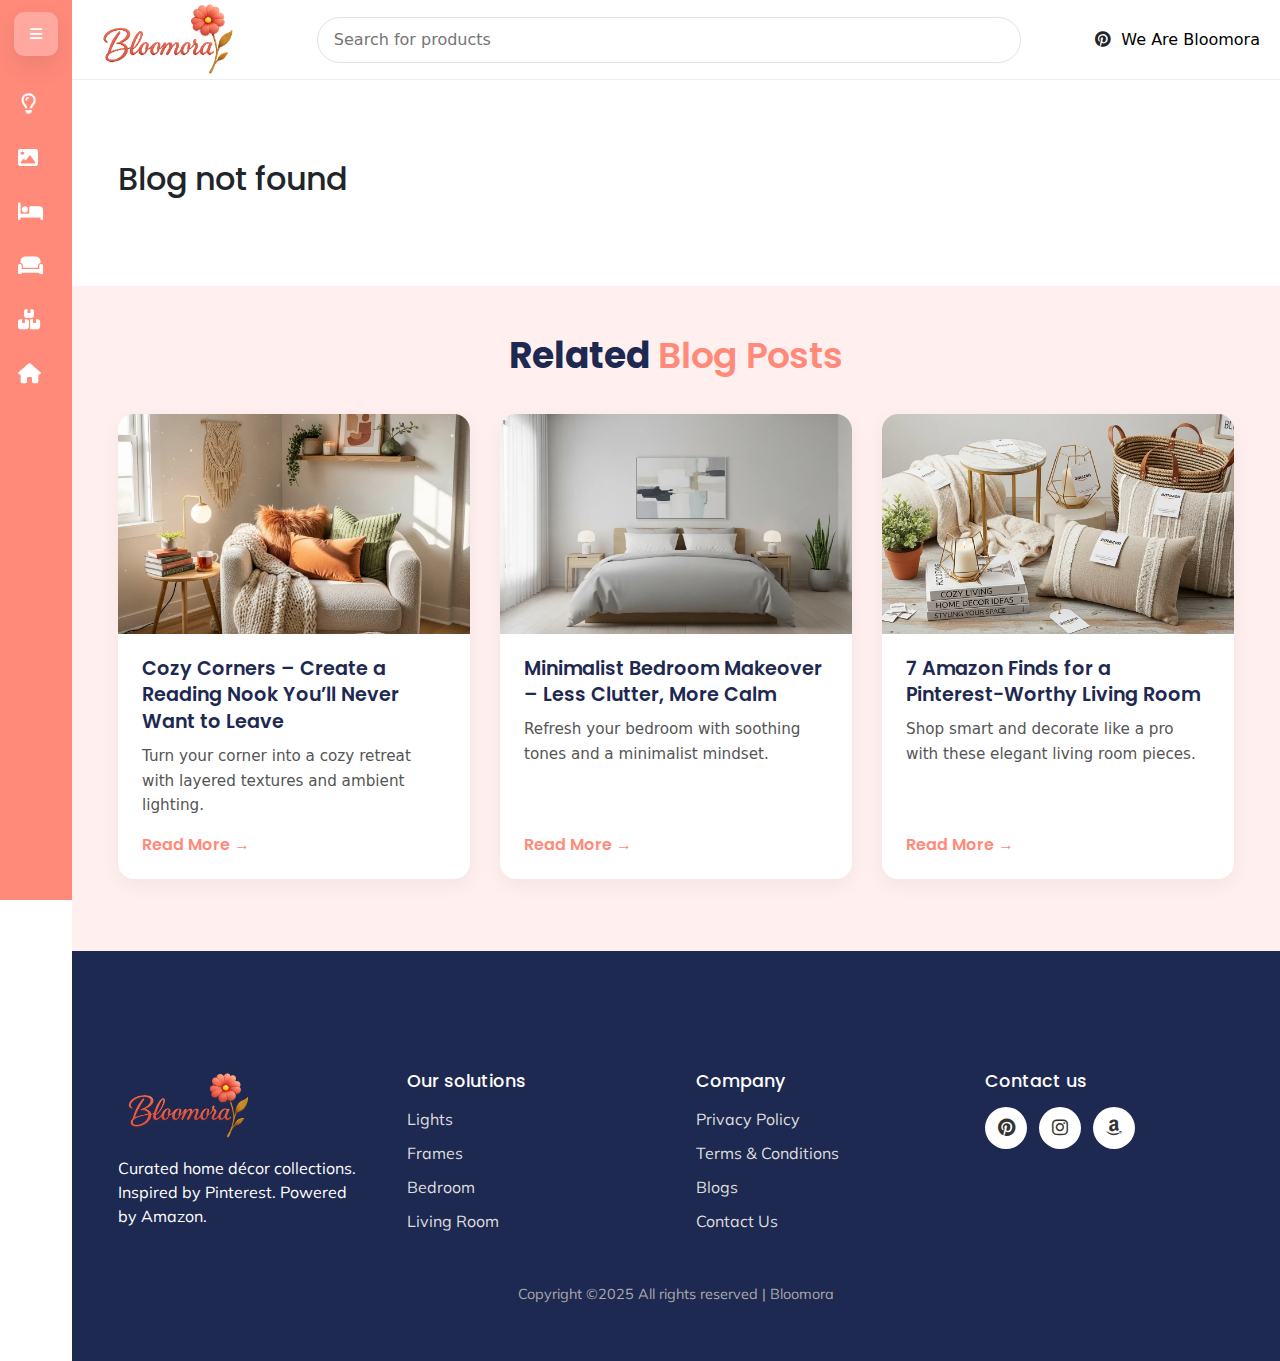
<file: blog-template.html>
<!DOCTYPE html>
<html lang="en">
<head>
  <meta charset="UTF-8" />
  <meta name="viewport" content="width=device-width, initial-scale=1.0" />
  <title id="meta-title">Bloomora Blog</title>
  <meta name="description" id="meta-description" content="">
  <meta name="robots" content="index, follow" />
  <link rel="stylesheet" href="style.css" />
  <link rel="stylesheet" href="https://cdnjs.cloudflare.com/ajax/libs/font-awesome/6.5.0/css/all.min.css" />
  <link rel="icon" type="image/png" href="assets/favicon.webp">
  <!-- Font -->
  <link href="https://fonts.googleapis.com/css2?family=Mulish:wght@300;400;500;600&family=Poppins:wght@500;600;700;800&display=swap" rel="stylesheet">
  <!-- Bootstrap (optional for grid/utilities) -->
  <link href="https://cdn.jsdelivr.net/npm/bootstrap@5.3.3/dist/css/bootstrap.min.css" rel="stylesheet">
</head>

<body class="sb-collapsed">
      <!-- ===== Sidebar ===== -->
  <aside id="sidebar" class="sidebar" aria-label="Category sidebar">
    <button id="sbToggle" class="sb-toggle" aria-label="Toggle sidebar" aria-expanded="false">
      <i class="fa-solid fa-bars"></i>
      <span class="label">All Categories</span>
    </button>

    <ul class="sb-menu">
      <li><a href="#"><i class="fa-regular fa-lightbulb"></i><span class="label">Lighting & Lamps</span></a></li>
      <li><a href="#"><i class="fa-solid fa-image"></i><span class="label">Wall Art & Mirrors</span></a></li>
      <li><a href="#"><i class="fa-solid fa-bed"></i><span class="label">Bedroom Essentials</span></a></li>
      <li><a href="#"><i class="fa-solid fa-couch"></i><span class="label">Living Room Accents</span></a></li>
      <li><a href="#"><i class="fa-solid fa-boxes-stacked"></i><span class="label">Storage</span></a></li>
      <li><a href="#"><i class="fa-solid fa-house"></i><span class="label">Home Fragrance</span></a></li>
    </ul>
  </aside>

  <!-- ===== Page Wrapper ===== -->
  <div class="page">

    <!-- ===== Header ===== -->
    <header class="header">
      <div class="left d-flex align-items-center gap-2">
        <a href="index.html"><img src="assets/logo.png" class="logo" alt="Bloomora" /></a>
      </div>
      <div class="search">
        <input type="text" placeholder="Search for products" id="searchInput" />
        <ul id="searchResults"></ul>
      </div>
      <div class="right d-flex align-items-center gap-4">
        <span><i class="fa-brands fa-pinterest"></i>&nbsp;
          <a href="https://www.pinterest.com/wearebloomora/" style="color:black;text-decoration:none;">We Are Bloomora</a>
        </span>
      </div>
    </header>

    <!-- ===== Blog Area (dynamic) ===== -->
    <section class="blog-single">
      <div class="container">
        <article id="blog-content"></article>
      </div>
    </section>

    <!-- ===== related content ===== -->
    <section class="latest-blogs related-blogs">
      <div class="container">
        <h2>Related <span class="keyword-highlight">Blog Posts</span></h2>

        <div class="blog-grid">
          <!-- cards unchanged -->
          <article class="blog-card">
            <img src="assets/blog-2.webp" alt="Reading Nook" />
            <div class="blog-content">
              <h4>Cozy Corners – Create a Reading Nook You’ll Never Want to Leave</h4>
              <p>Turn your corner into a cozy retreat with layered textures and ambient lighting.</p>
              <a href="blog-template.html?id=reading-nook" class="read-more">Read More →</a>
            </div>
          </article>

          <article class="blog-card">
            <img src="assets/blog-3.webp" alt="Minimalist Bedroom" />
            <div class="blog-content">
              <h4>Minimalist Bedroom Makeover – Less Clutter, More Calm</h4>
              <p>Refresh your bedroom with soothing tones and a minimalist mindset.</p>
              <a href="blog-template.html?id=minimalist-bedroom" class="read-more">Read More →</a>
            </div>
          </article>

          <article class="blog-card">
            <img src="assets/blog-4.webp" alt="Living Room Decor" />
            <div class="blog-content">
              <h4>7 Amazon Finds for a Pinterest-Worthy Living Room</h4>
              <p>Shop smart and decorate like a pro with these elegant living room pieces.</p>
              <a href="blog-template.html?id=living-room-decor" class="read-more">Read More →</a>
            </div>
          </article>
        </div>
      </div>
    </section>

    <!-- ===== Footer ===== -->
    <footer class="footer">
      <div class="container footer-container">
        <div class="footer-col">
          <h3 class="footer-logo"><img src="assets/logo.png" width="140px" alt="Company Logo" /></h3>
          <p>Curated home décor collections. Inspired by Pinterest. Powered by Amazon.</p>
        </div>

        <div class="footer-col">
          <h4>Our solutions</h4>
          <ul>
            <li><a href="#">Lights</a></li>
            <li><a href="#">Frames</a></li>
            <li><a href="#">Bedroom</a></li>
            <li><a href="#">Living Room</a></li>
          </ul>
        </div>

        <div class="footer-col">
          <h4>Company</h4>
          <ul>
            <li><a href="privacy-policy.html">Privacy Policy</a></li>
            <li><a href="terms-conditions.html">Terms & Conditions</a></li>
            <li><a href="index.html#blogs">Blogs</a></li>
            <li><a href="https://www.instagram.com/we_are_bloomora/">Contact Us</a></li>
          </ul>
        </div>

        <div class="footer-col">
          <h4>Contact us</h4>
          <div class="social-icons">
            <a href="https://www.pinterest.com/wearebloomora/"><i class="fab fa-pinterest"></i></a>
            <a href="https://www.instagram.com/we_are_bloomora/"><i class="fab fa-instagram"></i></a>
            <a href="https://www.amazon.com/"><i class="fab fa-amazon"></i></a>
          </div>
        </div>
      </div>
      <div class="footer-bottom">
        <p>Copyright ©2025 All rights reserved | Bloomora</p>
      </div>
    </footer>
  </div>

  <script src="blog.js"></script>
  <script src="script.js"></script>
</body>
</html>
</file>
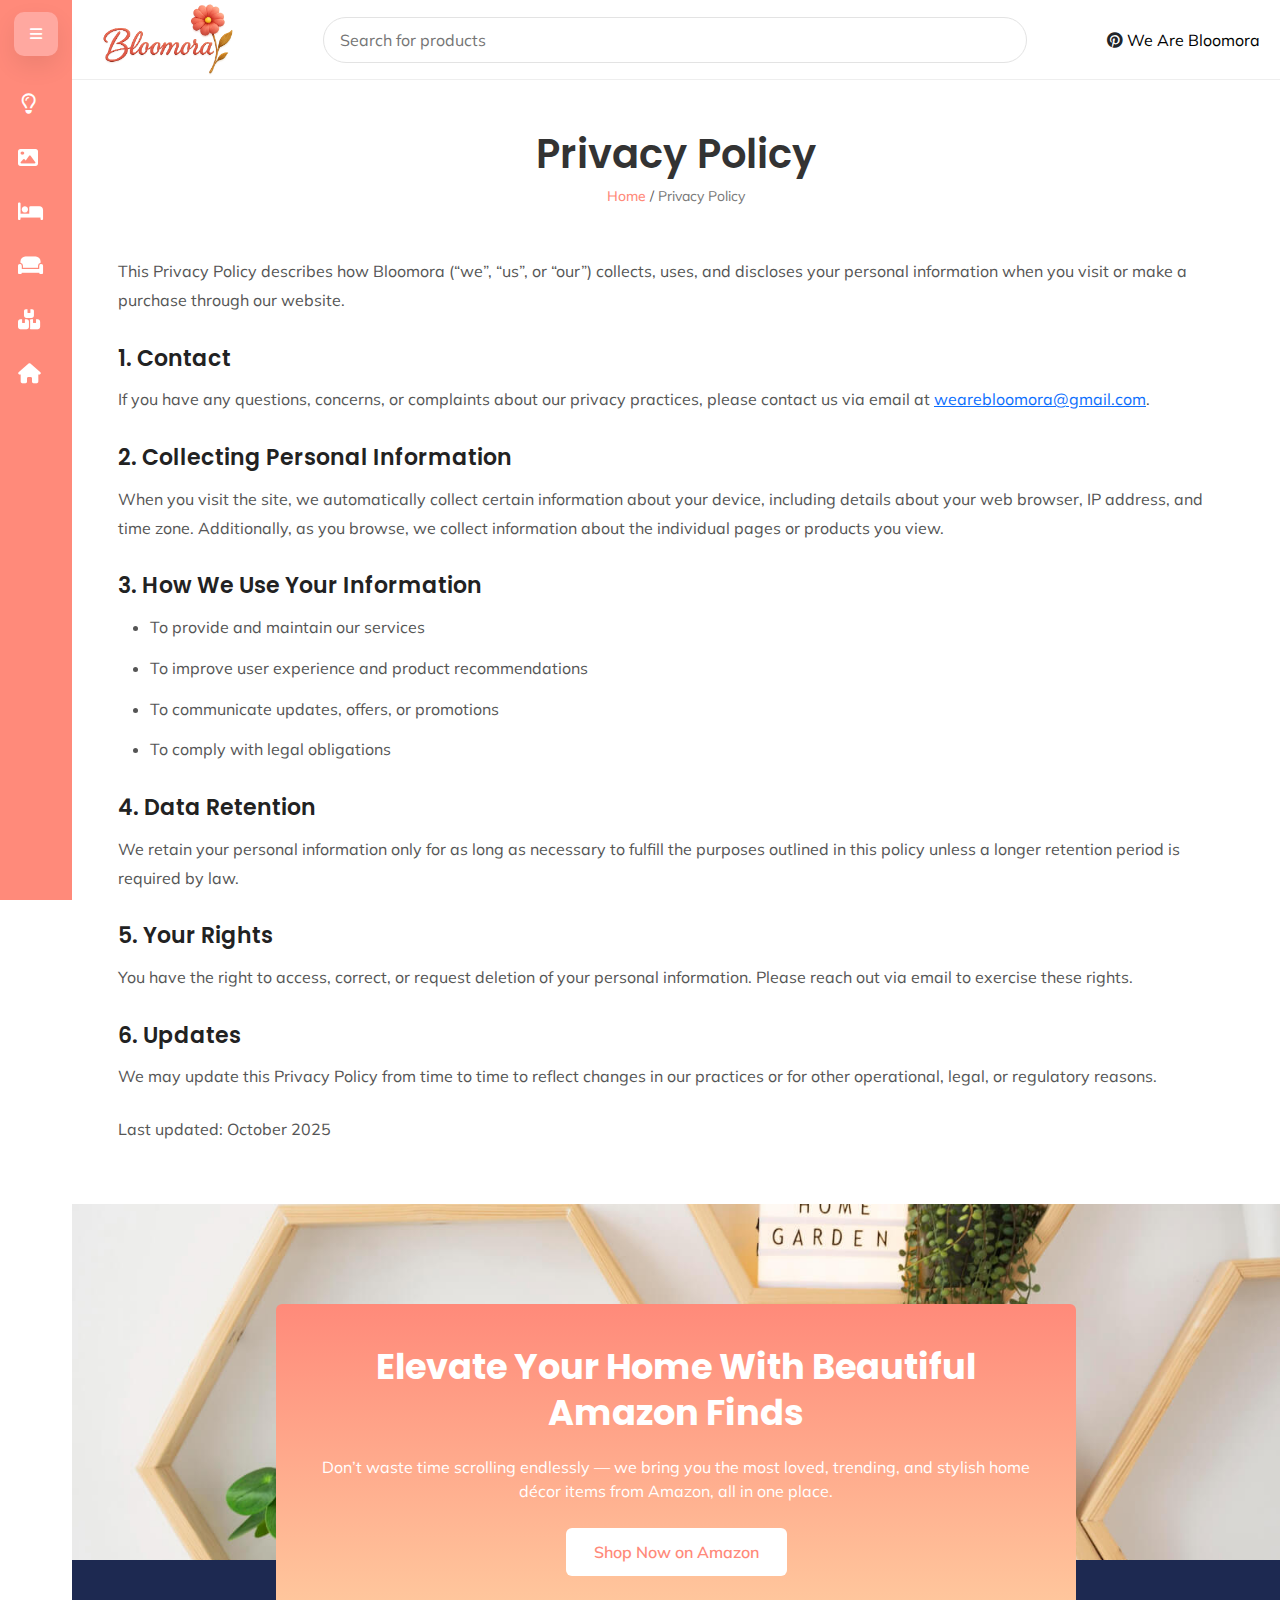
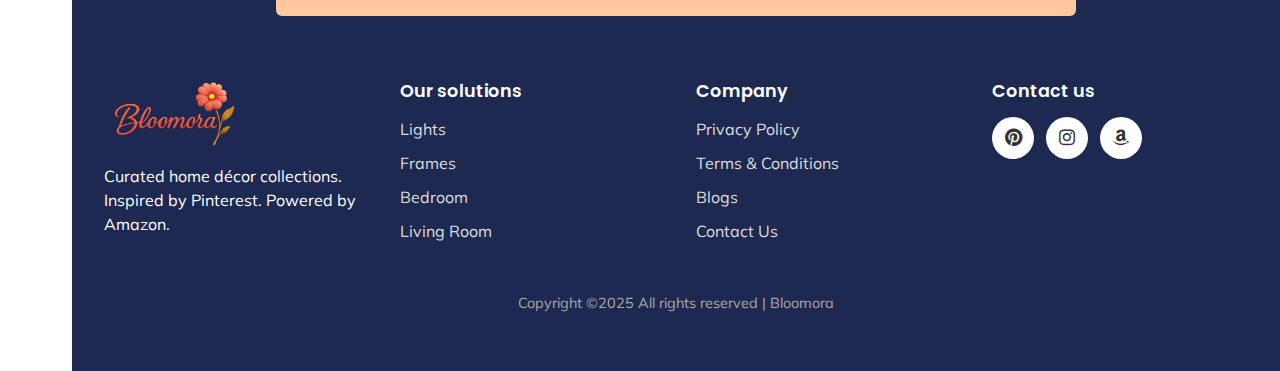
<file: privacy-policy.html>
<!DOCTYPE html>
<html lang="en">
<head>
  <meta charset="UTF-8" />
  <meta name="viewport" content="width=device-width, initial-scale=1.0"/>
  <title>Privacy Policy | How Bloomora Protects Your Personal Information</title>
  <meta name="description" content="Read Bloomora’s Privacy Policy to learn how we collect, use, and protect your personal data while browsing our curated Amazon home décor collections. Your privacy and trust are important to us.">
  <link rel="icon" type="image/png" href="assets/favicon.png">
  <!-- Font -->
  <link href="https://fonts.googleapis.com/css2?family=Mulish:wght@300;400;500;600&family=Poppins:wght@500;600;700;800&display=swap" rel="stylesheet">
  <!-- Bootstrap (optional for grid/utilities) -->
  <link href="https://cdn.jsdelivr.net/npm/bootstrap@5.3.3/dist/css/bootstrap.min.css" rel="stylesheet">
  <!-- Swiper CSS -->
  <link rel="stylesheet" href="https://cdn.jsdelivr.net/npm/swiper@11/swiper-bundle.min.css" />
  <!-- Font Awesome -->
  <link href="https://cdnjs.cloudflare.com/ajax/libs/font-awesome/6.5.0/css/all.min.css" rel="stylesheet"/>
  <link rel="stylesheet" href="style.css"/>
  <script async src="https://pagead2.googlesyndication.com/pagead/js/adsbygoogle.js?client=ca-pub-3522235482869942"
     crossorigin="anonymous"></script>
  <!-- Google tag (gtag.js) -->
    <script async src="https://www.googletagmanager.com/gtag/js?id=G-YEJEQEVPZ6"></script>
    <script>
    window.dataLayer = window.dataLayer || [];
    function gtag(){dataLayer.push(arguments);}
    gtag('js', new Date());

    gtag('config', 'G-YEJEQEVPZ6');
    </script>
</head>

<body class="sb-collapsed">
  <!-- Sidebar (fixed, collapsible) -->
  <aside id="sidebar" class="sidebar" aria-label="Category sidebar">
   <button id="sbToggle" class="sb-toggle" aria-label="Toggle sidebar" aria-expanded="false">
        <i class="fa-solid fa-bars"></i>
        <span class="label">All Categories</span>
    </button>

    <ul class="sb-menu">
      <li>
        <a href="#" data-title="Lighting & Lamps">
          <i class="fa-regular fa-lightbulb"></i>
          <span class="label">Lighting & Lamps</span>
        </a>
      </li>
      <li>
        <a href="#" data-title="Wall Art & Mirrors">
          <i class="fa-solid fa-image"></i>
          <span class="label">Wall Art & Mirrors</span>
        </a>
      </li>
      <li>
        <a href="#" data-title="Bedroom Essentials">
          <i class="fa-solid fa-bed"></i>
          <span class="label">Bedroom Essentials</span>
        </a>
      </li>
      <li>
        <a href="#" data-title="Living Room Accents">
          <i class="fa-solid fa-couch"></i>
          <span class="label">Living Room Accents</span>
        </a>
      </li>
      <li>
        <a href="#" data-title="Storage">
          <i class="fa-solid fa-boxes-stacked"></i>
          <span class="label">Storage</span>
        </a>
      </li>
      <li>
        <a href="#" data-title="Home Fragrance">
          <i class="fa-solid fa-house"></i>
          <span class="label">Home Fragrance</span>
        </a>
      </li>
    </ul>
  </aside>

  <!-- Page content wrapper -->
  <div class="page">
    <!-- Header -->
    <header class="header">
      <div class="left d-flex align-items-center gap-2">
        <a href="index.html">
        <img src="assets/logo.png" class="logo" alt="Bloomora"/></a>
      </div>
      <div class="search">
        <input type="text" placeholder="Search for products" id="searchInput"/>
        <ul id="searchResults"></ul>
      </div>
      <div class="right d-flex align-items-center gap-4">
        <span><i class="fa-brands fa-pinterest"></i>&nbsp;<a href="https://www.pinterest.com/wearebloomora/" style="color: black; text-decoration: none;">We Are Bloomora</a></span>
      </div>
    </header>

        <!-- Privacy Policy Section -->
    <section class="policy-section py-5">
      <div class="container">
        <!-- Title -->
        <h1 class="text-center mb-1">Privacy Policy</h1>
        <!-- Breadcrumbs -->
        <nav class="breadcrumb-nav mb-5 text-center">
          <a href="index.html" class="breadcrumb-link">Home</a> /
          <span class="breadcrumb-current">Privacy Policy</span>
        </nav>


        <!-- Policy Content -->
        <div class="policy-content">
          <p>This Privacy Policy describes how Bloomora (“we”, “us”, or “our”) collects, uses, and discloses your personal information when you visit or make a purchase through our website.</p>

          <h3>1. Contact</h3>
          <p>If you have any questions, concerns, or complaints about our privacy practices, please contact us via email at <a href="mailto:wearebloomora@gmail.com">wearebloomora@gmail.com</a>.</p>

          <h3>2. Collecting Personal Information</h3>
          <p>When you visit the site, we automatically collect certain information about your device, including details about your web browser, IP address, and time zone. Additionally, as you browse, we collect information about the individual pages or products you view.</p>

          <h3>3. How We Use Your Information</h3>
          <ul>
            <li>To provide and maintain our services</li>
            <li>To improve user experience and product recommendations</li>
            <li>To communicate updates, offers, or promotions</li>
            <li>To comply with legal obligations</li>
          </ul>

          <h3>4. Data Retention</h3>
          <p>We retain your personal information only for as long as necessary to fulfill the purposes outlined in this policy unless a longer retention period is required by law.</p>

          <h3>5. Your Rights</h3>
          <p>You have the right to access, correct, or request deletion of your personal information. Please reach out via email to exercise these rights.</p>

          <h3>6. Updates</h3>
          <p>We may update this Privacy Policy from time to time to reflect changes in our practices or for other operational, legal, or regulatory reasons.</p>

          <p class="mt-4">Last updated: October 2025</p>
        </div>
      </div>
    </section>


    <!-- CTA Section -->
    <section class="cta-section">
    <div class="cta-box">
        <h2>Elevate Your Home With Beautiful Amazon Finds</h2>
        <p>
        Don’t waste time scrolling endlessly — we bring you the most loved, trending, and stylish home décor items from Amazon, all in one place.
        </p>
        <a href="https://amzn.to/3W4dL3l" class="btn-phone">Shop Now on Amazon</a>
    </div>
    </section>

      <!-- Footer -->
    <footer class="footer">
    <div class="container footer-container">
        <!-- Logo & About -->
        <div class="footer-col">
        <h3 class="footer-logo"><img src="assets/logo.png" width="140px" alt="Company Logo"></h3>
        <p>Curated home décor collections. Inspired by Pinterest. Powered by Amazon.</p>
        </div>

        <!-- Solutions -->
        <div class="footer-col">
        <h4>Our solutions</h4>
        <ul>
            <li><a href="#">Lights</a></li>
            <li><a href="#">Frames</a></li>
            <li><a href="#">Bedroom</a></li>
            <li><a href="#">Living Room</a></li>
        </ul>
        </div>

        <!-- Company -->
        <div class="footer-col">
        <h4>Company</h4>
        <ul>
            <li><a href="privacy-policy.html">Privacy Policy</a></li>
            <li><a href="terms-conditions.html">Terms & Conditions</a></li>
            <li><a href="index.html#blogs">Blogs</a></li>
            <li><a href="https://www.instagram.com/we_are_bloomora/">Contact Us</a></li>
        </ul>
        </div>

        <!-- Contact -->
        <div class="footer-col">
        <h4>Contact us</h4>
        <div class="social-icons">
            <a href="https://www.pinterest.com/wearebloomora/" aria-label="Pinterest"><i class="fab fa-pinterest"></i></a>
            <a href="https://www.instagram.com/we_are_bloomora/" aria-label="Instagram"><i class="fab fa-instagram"></i></a>
            <a href="https://www.amazon.com/" aria-label="Amazon"><i class="fab fa-amazon"></i></a>
        </div>
        </div>
    </div>

    <div class="footer-bottom">
        <p>Copyright ©2025 All rights reserved | Bloomora</p>
    </div>
    </footer>

</div>
<!-- Swiper JS -->
<script src="https://cdn.jsdelivr.net/npm/swiper@11/swiper-bundle.min.js"></script>
<script src="script.js"></script>
</body>
</html>
</file>
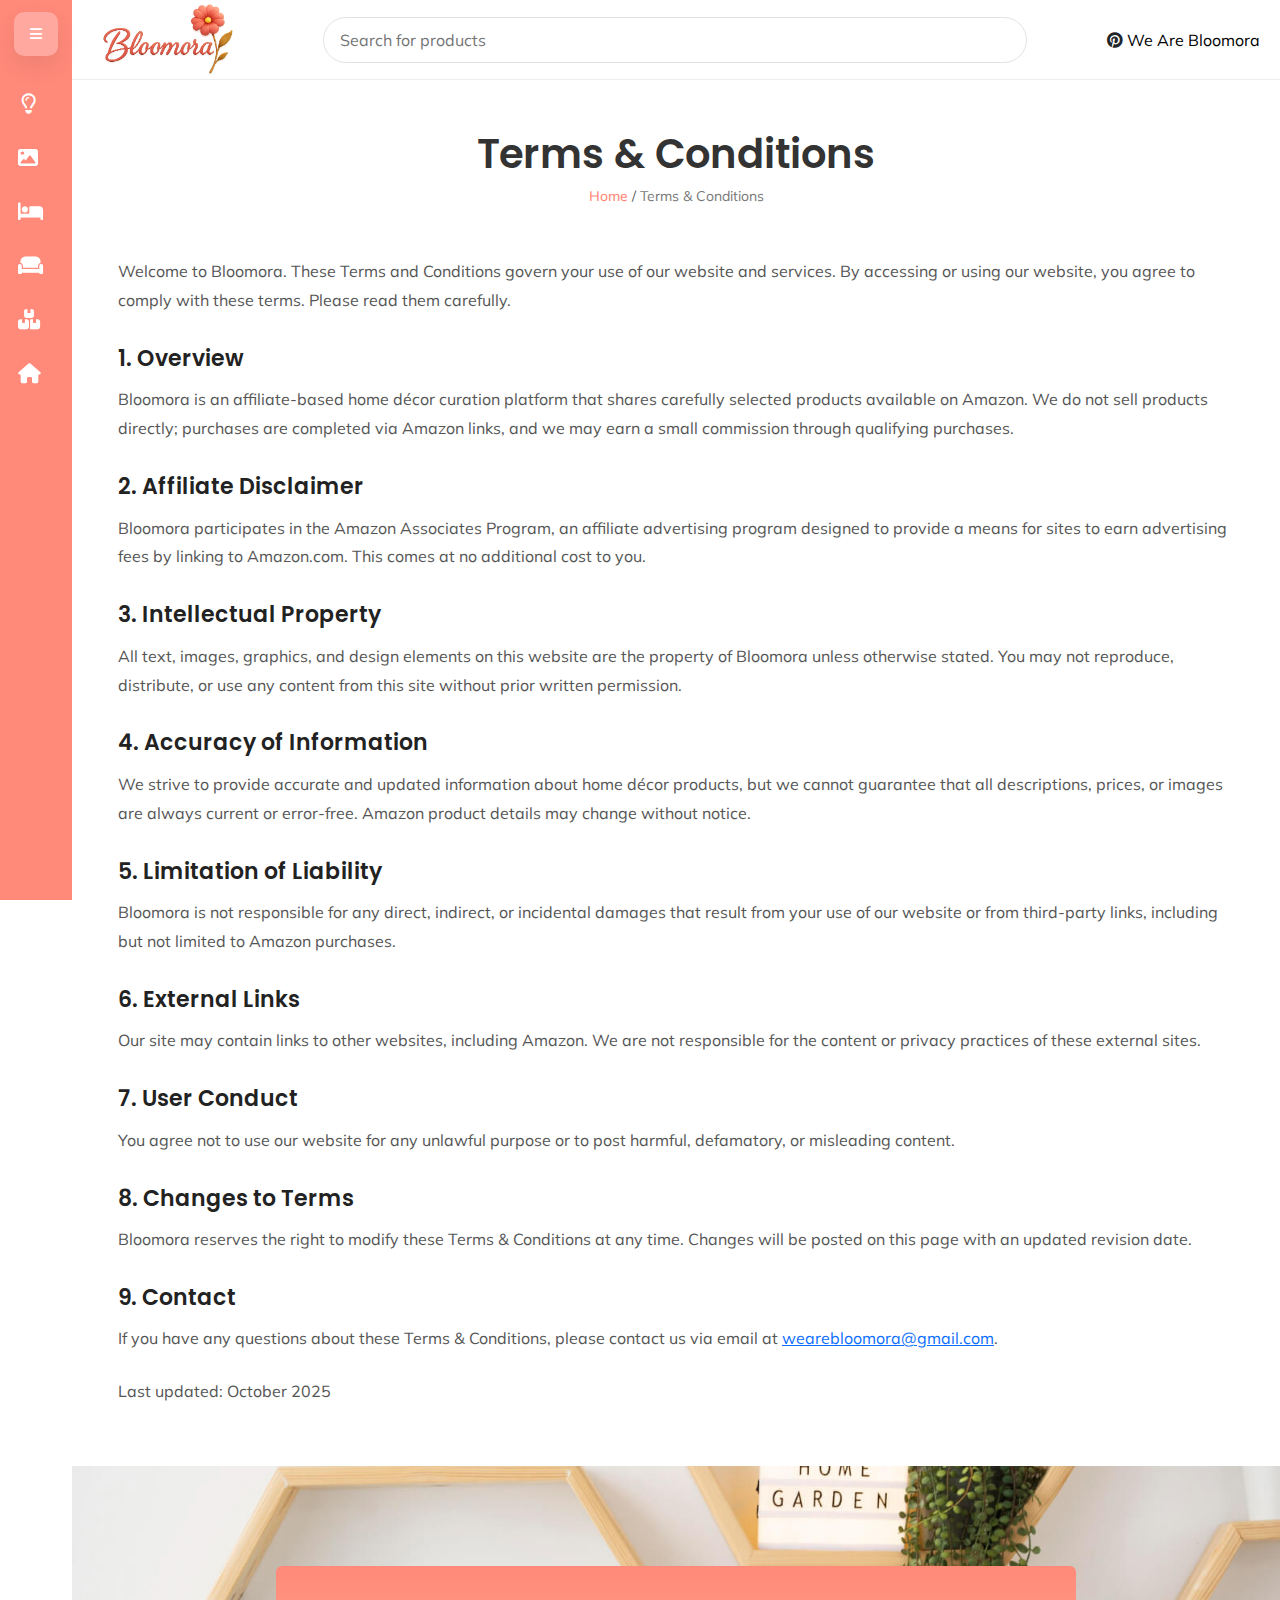
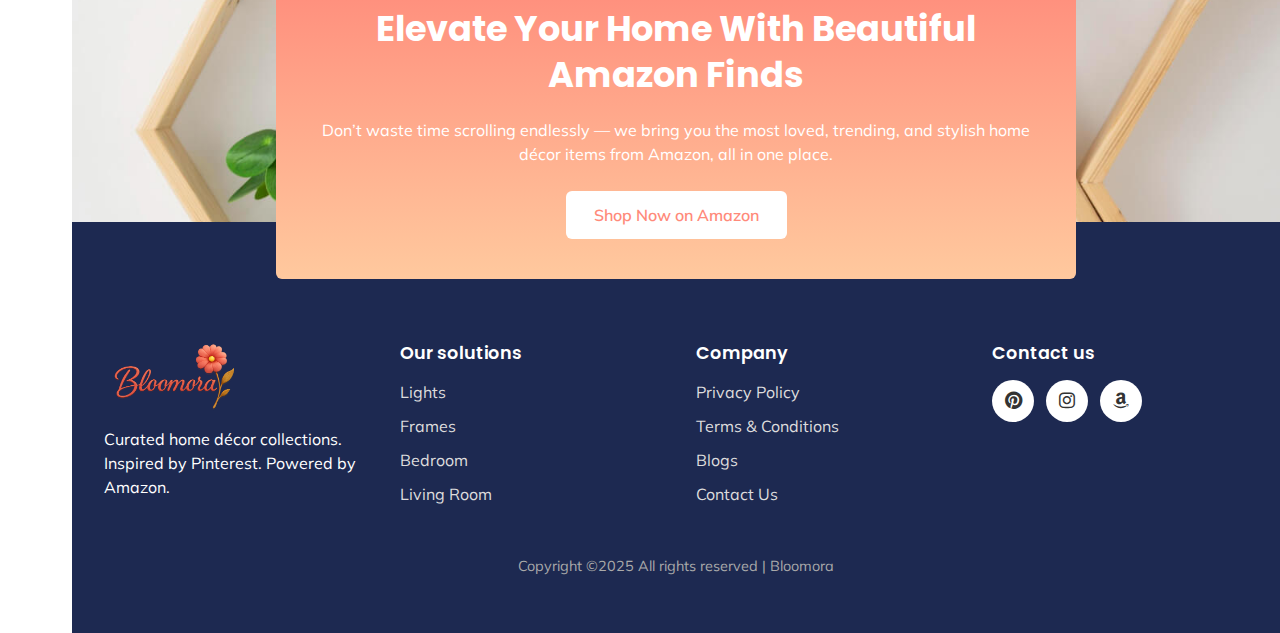
<file: terms-conditions.html>
<!DOCTYPE html>
<html lang="en">
<head>
  <meta charset="UTF-8" />
  <meta name="viewport" content="width=device-width, initial-scale=1.0"/>
  <title>Terms & Conditions | Bloomora Affiliate Policy & User Agreement</title>
  <meta name="description" content="Review Bloomora’s Terms & Conditions to understand how our affiliate site works, your rights as a user, and how we curate Amazon home décor finds with full transparency and integrity.">
  <link rel="icon" type="image/png" href="assets/favicon.png">
  <!-- Font -->
  <link href="https://fonts.googleapis.com/css2?family=Mulish:wght@300;400;500;600&family=Poppins:wght@500;600;700;800&display=swap" rel="stylesheet">
  <!-- Bootstrap (optional for grid/utilities) -->
  <link href="https://cdn.jsdelivr.net/npm/bootstrap@5.3.3/dist/css/bootstrap.min.css" rel="stylesheet">
  <!-- Swiper CSS -->
  <link rel="stylesheet" href="https://cdn.jsdelivr.net/npm/swiper@11/swiper-bundle.min.css" />
  <!-- Font Awesome -->
  <link href="https://cdnjs.cloudflare.com/ajax/libs/font-awesome/6.5.0/css/all.min.css" rel="stylesheet"/>
  <link rel="stylesheet" href="style.css"/>
  <script async src="https://pagead2.googlesyndication.com/pagead/js/adsbygoogle.js?client=ca-pub-3522235482869942"
     crossorigin="anonymous"></script>
  <!-- Google tag (gtag.js) -->
    <script async src="https://www.googletagmanager.com/gtag/js?id=G-YEJEQEVPZ6"></script>
    <script>
    window.dataLayer = window.dataLayer || [];
    function gtag(){dataLayer.push(arguments);}
    gtag('js', new Date());

    gtag('config', 'G-YEJEQEVPZ6');
    </script>
</head>

<body class="sb-collapsed">
  <!-- Sidebar (fixed, collapsible) -->
  <aside id="sidebar" class="sidebar" aria-label="Category sidebar">
   <button id="sbToggle" class="sb-toggle" aria-label="Toggle sidebar" aria-expanded="false">
        <i class="fa-solid fa-bars"></i>
        <span class="label">All Categories</span>
    </button>

    <ul class="sb-menu">
      <li>
        <a href="#" data-title="Lighting & Lamps">
          <i class="fa-regular fa-lightbulb"></i>
          <span class="label">Lighting & Lamps</span>
        </a>
      </li>
      <li>
        <a href="#" data-title="Wall Art & Mirrors">
          <i class="fa-solid fa-image"></i>
          <span class="label">Wall Art & Mirrors</span>
        </a>
      </li>
      <li>
        <a href="#" data-title="Bedroom Essentials">
          <i class="fa-solid fa-bed"></i>
          <span class="label">Bedroom Essentials</span>
        </a>
      </li>
      <li>
        <a href="#" data-title="Living Room Accents">
          <i class="fa-solid fa-couch"></i>
          <span class="label">Living Room Accents</span>
        </a>
      </li>
      <li>
        <a href="#" data-title="Storage">
          <i class="fa-solid fa-boxes-stacked"></i>
          <span class="label">Storage</span>
        </a>
      </li>
      <li>
        <a href="#" data-title="Home Fragrance">
          <i class="fa-solid fa-house"></i>
          <span class="label">Home Fragrance</span>
        </a>
      </li>
    </ul>
  </aside>

  <!-- Page content wrapper -->
  <div class="page">
    <!-- Header -->
    <header class="header">
      <div class="left d-flex align-items-center gap-2">
        <a href="index.html">
        <img src="assets/logo.png" class="logo" alt="Bloomora"/></a>
      </div>
      <div class="search">
        <input type="text" placeholder="Search for products" id="searchInput"/>
        <ul id="searchResults"></ul>
      </div>
      <div class="right d-flex align-items-center gap-4">
        <span><i class="fa-brands fa-pinterest"></i>&nbsp;<a href="https://www.pinterest.com/wearebloomora/" style="color: black; text-decoration: none;">We Are Bloomora</a></span>
      </div>
    </header>

        <!-- Terms & Conditions Section -->
    <section class="policy-section py-5">
      <div class="container">
        <!-- Title -->
        <h1 class="text-center mb-1">Terms & Conditions</h1>
        <!-- Breadcrumbs -->
        <nav class="breadcrumb-nav mb-5 text-center">
          <a href="index.html" class="breadcrumb-link">Home</a> /
          <span class="breadcrumb-current">Terms & Conditions</span>
        </nav>


        <!-- Terms Content -->
        <div class="policy-content">
          <p>Welcome to Bloomora. These Terms and Conditions govern your use of our website and services. By accessing or using our website, you agree to comply with these terms. Please read them carefully.</p>

          <h3>1. Overview</h3>
          <p>Bloomora is an affiliate-based home décor curation platform that shares carefully selected products available on Amazon. We do not sell products directly; purchases are completed via Amazon links, and we may earn a small commission through qualifying purchases.</p>

          <h3>2. Affiliate Disclaimer</h3>
          <p>Bloomora participates in the Amazon Associates Program, an affiliate advertising program designed to provide a means for sites to earn advertising fees by linking to Amazon.com. This comes at no additional cost to you.</p>

          <h3>3. Intellectual Property</h3>
          <p>All text, images, graphics, and design elements on this website are the property of Bloomora unless otherwise stated. You may not reproduce, distribute, or use any content from this site without prior written permission.</p>

          <h3>4. Accuracy of Information</h3>
          <p>We strive to provide accurate and updated information about home décor products, but we cannot guarantee that all descriptions, prices, or images are always current or error-free. Amazon product details may change without notice.</p>

          <h3>5. Limitation of Liability</h3>
          <p>Bloomora is not responsible for any direct, indirect, or incidental damages that result from your use of our website or from third-party links, including but not limited to Amazon purchases.</p>

          <h3>6. External Links</h3>
          <p>Our site may contain links to other websites, including Amazon. We are not responsible for the content or privacy practices of these external sites.</p>

          <h3>7. User Conduct</h3>
          <p>You agree not to use our website for any unlawful purpose or to post harmful, defamatory, or misleading content.</p>

          <h3>8. Changes to Terms</h3>
          <p>Bloomora reserves the right to modify these Terms & Conditions at any time. Changes will be posted on this page with an updated revision date.</p>

          <h3>9. Contact</h3>
          <p>If you have any questions about these Terms & Conditions, please contact us via email at <a href="mailto:wearebloomora@gmail.com">wearebloomora@gmail.com</a>.</p>

          <p class="mt-4">Last updated: October 2025</p>
        </div>
      </div>
    </section>


    <!-- CTA Section -->
    <section class="cta-section">
    <div class="cta-box">
        <h2>Elevate Your Home With Beautiful Amazon Finds</h2>
        <p>
        Don’t waste time scrolling endlessly — we bring you the most loved, trending, and stylish home décor items from Amazon, all in one place.
        </p>
        <a href="https://amzn.to/3W4dL3l" class="btn-phone">Shop Now on Amazon</a>
    </div>
    </section>

      <!-- Footer -->
    <footer class="footer">
    <div class="container footer-container">
        <!-- Logo & About -->
        <div class="footer-col">
        <h3 class="footer-logo"><img src="assets/logo.png" width="140px" alt="Company Logo"></h3>
        <p>Curated home décor collections. Inspired by Pinterest. Powered by Amazon.</p>
        </div>

        <!-- Solutions -->
        <div class="footer-col">
        <h4>Our solutions</h4>
        <ul>
            <li><a href="#">Lights</a></li>
            <li><a href="#">Frames</a></li>
            <li><a href="#">Bedroom</a></li>
            <li><a href="#">Living Room</a></li>
        </ul>
        </div>

        <!-- Company -->
        <div class="footer-col">
        <h4>Company</h4>
        <ul>
            <li><a href="privacy-policy.html">Privacy Policy</a></li>
            <li><a href="terms-conditions.html">Terms & Conditions</a></li>
            <li><a href="index.html#blogs">Blogs</a></li>
            <li><a href="https://www.instagram.com/we_are_bloomora/">Contact Us</a></li>
        </ul>
        </div>

        <!-- Contact -->
        <div class="footer-col">
        <h4>Contact us</h4>
        <div class="social-icons">
            <a href="https://www.pinterest.com/wearebloomora/" aria-label="Pinterest"><i class="fab fa-pinterest"></i></a>
            <a href="https://www.instagram.com/we_are_bloomora/" aria-label="Instagram"><i class="fab fa-instagram"></i></a>
            <a href="https://www.amazon.com/" aria-label="Amazon"><i class="fab fa-amazon"></i></a>
        </div>
        </div>
    </div>

    <div class="footer-bottom">
        <p>Copyright ©2025 All rights reserved | Bloomora</p>
    </div>
    </footer>

</div>
<!-- Swiper JS -->
<script src="https://cdn.jsdelivr.net/npm/swiper@11/swiper-bundle.min.js"></script>
<script src="script.js"></script>
</body>
</html>
</file>
<file: style.css>
:root {
  --primary: #ff8a7a;
  --secondary: #1d2951;
  --sb-collapsed: 72px;
  --sb-expanded: 260px;
  --header-h: 80px;
  --shadow: 0 10px 24px rgba(0,0,0,.08);
  --section-bg: #FFF0EF;
}

/* Reset */
* { box-sizing: border-box; margin: 0; padding: 0; }
body {
  font-family: 'Mulish', sans-serif;
  background: #fff;
}
h1, h2, h3, h4, h5, h6 {
  font-family: 'Poppins', sans-serif;
  font-weight: 600;
  line-height: 1.3;
  margin-bottom: 12px;
}

.btn, .btn-gradient, .btn-primary {
  font-family: 'Poppins', sans-serif;
  font-weight: 600;
  letter-spacing: 0.5px;
}

.keyword-highlight {
  color: #ff8a7a;   /* highlight color */
  font-weight: 600; /* makes it stand out */
}
.content-highlight{
    color:#232F55;
    font-weight: 600;
}

/* ===== Common Section Styles ===== */
.section {
  padding: 60px 20px;
}

.section-header {
  text-align: center;
  margin-bottom: 40px;
}

.section-header h2 {
  font-size: 2rem;
  font-weight: 700;
  color: #222;
  margin-bottom: 10px;
}

.section-header p {
  font-size: 1rem;
  color: #666;
  max-width: 650px;
  margin: 0 auto;
  line-height: 1.6;
}
/* ================= SIDEBAR ================= */
.sidebar {
  position: fixed;
  top: 0; left: 0; bottom: 0;
  width: var(--sb-collapsed);
  background: var(--primary);
  color: #fff;
  display: flex;
  flex-direction: column;
  align-items: center;
  padding: 12px 8px;
  z-index: 1000;
  transition: width .25s ease;
}

/* Default collapsed toggle (icon only) */
.sb-toggle {
  width: 44px;
  height: 44px;
  border-radius: 10px;
  border: 0;
  background: #FFA8A0;
  color: #fff;
  display: flex;
  align-items: center;
  justify-content: center;
  cursor: pointer;
  box-shadow: var(--shadow);
  margin-bottom: 10px;
  transition: all 0.25s ease;
  font-weight: 600;
  font-size: 14px;
  white-space: nowrap;
}

/* Expanded state: pill style + icon + text */
body.sb-expanded .sb-toggle {
  width: 100%;
  padding: 10px 16px;
  border-radius: 999px; /* pill shape */
  justify-content: flex-start;
  gap: 8px; /* space between icon and text */
}

/* The label text */
.sb-toggle .label {
  display: none;
}

body.sb-expanded .sb-toggle .label {
  display: inline-block;
}

.sb-menu {
  list-style: none; padding: 8px 0; margin: 0; width: 100%;
}
.sb-menu li { margin: 6px 0; }
.sb-menu a {
  display: flex; align-items: center; gap: 12px;
  width: 100%; padding: 12px 10px;
  color: #fff; text-decoration: none; border-radius: 12px;
  position: relative;
}
.sb-menu a i { font-size: 20px; min-width: 20px; text-align: center; }

/* Labels hidden when collapsed */
.sb-menu .label {
  opacity: 0; width: 0; overflow: hidden;
  white-space: nowrap;
  transition: opacity .2s ease, width .2s ease, margin .2s ease;
  margin-left: 0;
  pointer-events: none;
}

/* Tooltip when collapsed */
body.sb-collapsed .sb-menu a::after {
  content: attr(data-title);
  position: absolute; left: calc(100% + 8px); top: 50%;
  transform: translateY(-50%); opacity: 0; pointer-events: none;
  background: #222; color: #fff; font-size: 12px;
  padding: 6px 8px; border-radius: 8px;
  white-space: nowrap; transition: .2s; box-shadow: var(--shadow);
}
body.sb-collapsed .sb-menu a:hover::after { opacity: 1; }

/* Expanded state */
body.sb-expanded .sidebar { width: var(--sb-expanded); }
body.sb-expanded .sb-menu .label {
  opacity: 1; width: auto; margin-left: 2px; pointer-events: auto;
}

/* ================= PAGE WRAPPER ================= */
.page {
  margin-left: var(--sb-collapsed);
  transition: margin-left .25s ease;
  min-height: 100vh;
  display: flex;
  flex-direction: column;
}
body.sb-expanded .page { margin-left: var(--sb-expanded); }

/* ================= HEADER ================= */
.header {
  height: var(--header-h);
  display: flex; align-items: center; justify-content: space-between;
  gap: 16px; padding: 0px 20px;
  border-bottom: 1px solid #eee;
  background: #fff;
  position: sticky; top: 0; z-index: 500;
}
.logo { height: 75px; }
.search input {
  width: min(44rem, 58vw);
  border: 1px solid #e3e3e3; border-radius: 999px;
  padding: 10px 16px;
}

/* ================= HERO ================= */
.hero {
  min-height: calc(100vh - var(--header-h));
  display: flex;
  justify-content: center;
  align-items: center;
  position: relative;
  text-align: center;
  overflow: hidden;
  background: url("assets/abstract-bg.svg") center/cover fixed no-repeat;
}

.overlay {
  position: absolute;
  inset: 0;
  background: linear-gradient(135deg, rgba(255,111,97,.55), rgba(255,255,255,.80));
  backdrop-filter: saturate(120%) blur(0.5px);
  display: flex;                /* make overlay flex container */
  justify-content: center;      /* horizontal center */
  align-items: center;          /* vertical center */
}

.hero-content {
  position: relative;
  z-index: 1;
  max-width: 850px;
  margin: 0 auto;
  padding: 160px 20px;              /* only side padding, no top/bottom */
  text-align: center;
}

.hero-content h1 {
  font-weight: 800;
  font-size: clamp(28px,4vw,56px);
  color: #222;
  margin-bottom: 12px;
}

.hero-content p {
  color: #444;
  font-size: clamp(14px,2vw,18px);
  margin-bottom: 22px;
}

/* Floating Circles */
.circle {
  position: absolute;
  width: 120px;
  height: 120px;
  border-radius: 50%;
  object-fit: cover;
  border: 8px solid #fff;               /* Thick white border */
  box-shadow: 
    0 8px 20px rgba(0,0,0,0.15),       /* soft drop shadow */
    0 0 12px rgba(255,255,255,0.4);    /* subtle glow */
  animation: float 6s ease-in-out infinite;
  z-index: -1;
  background: #fff; /* fallback background */
}

/* Left side */
.c1 { top: 15%; left: -110px; animation-delay: 0s; }
.c2 { bottom: 15%; left: -190px; animation-delay: 1.5s; }

/* Right side */
.c3 { top: 10%; right: -120px; animation-delay: 2.5s; }
.c4 { bottom: 18%; right: -100px; animation-delay: 3.5s; }

/* Floating animation */
@keyframes float {
  0%   { transform: translateY(0) scale(1); }
  50%  { transform: translateY(-18px) scale(1.05); }
  100% { transform: translateY(0) scale(1); }
}

/* Responsive scaling */
@media (max-width: 992px) {
  .circle { width: 90px; height: 90px; border: 6px solid #fff; }
}
@media (max-width: 768px) {
  .circle { width: 70px; height: 70px; border: 4px solid #fff; }
}
@media (max-width: 576px) {
  .circle { display: none; }
}

/* Products Section */
.products {
  padding: 80px 20px;
  background: #fff;
}

/* Grid with 4 columns on desktop */
.products-grid {
  display: grid;
  grid-template-columns: repeat(4, 1fr);
  gap: 20px;
}

/* Product Card */
.product-card {
  position: relative; /* allow absolute children */
  background: #fff;
  border-radius: 10px;
  padding: 20px;
  text-align: center;
  border: 1px solid #eee;
  transition: 0.3s;
}
.product-card:hover {
  box-shadow: 0 6px 20px rgba(0,0,0,0.1);
  transform: translateY(-4px);
}

/* Badge (top-right) */
.badge {
  position: absolute;
  top: 15px;
  right: 15px;
  padding: 5px 12px;
  border-radius: 5px;
  font-size: 0.75rem;
  font-weight: 600;
}
.badge.hot { background: #ff3d3d; color: #fff; }
.badge.new { background: #28a745; color: #fff; }

/* Image Container */
.product-img {
  width: 100%;
  height: 200px;       /* uniform height */
  display: flex;
  align-items: center;
  justify-content: center;
  margin-bottom: 15px;
}
.product-img img {
  max-width: 100%;
  max-height: 100%;
  object-fit: contain;
}
.product-card h4 {
  font-size: 1rem; 
  font-weight: 600;
  margin: 10px 0 6px;
  color: #222;
  display: -webkit-box;
  -webkit-line-clamp: 2;     /* ✅ limits to 2 lines */
  -webkit-box-orient: vertical;
  overflow: hidden;
  text-overflow: ellipsis;
  height: 2.8em;              /* keeps consistent height */
  line-height: 1.4em;
}
.category { font-size: 0.85rem; color: #888; margin-bottom: 5px; }
.rating { color: #ffc107; font-size: 0.9rem; margin-bottom: 5px; }
.price { color: var(--secondary); font-weight: 700; font-size: 1rem; margin-bottom: 10px; }

/* Button */
.btn-buy {
  display: block;
  background: var(--primary);
  color: #fff;
  text-align: center;
  padding: 10px;
  border-radius: 6px;
  font-weight: 600;
  text-decoration: none;
  transition: background 0.3s;
}
.btn-buy:hover { background: var(--secondary); color: #fff; }

/* Responsive */
@media (max-width: 1200px) {
  .products-grid { grid-template-columns: repeat(3, 1fr); }
}
@media (max-width: 768px) {
  .products-grid { grid-template-columns: repeat(2, 1fr); }
}
@media (max-width: 480px) {
  .products-grid { grid-template-columns: 1fr; }
}

/* Section-2 Wrapper */
.features {
  padding: 80px 20px;
  background: #fff;
}

/* Grid Layout */
.features-grid {
  display: grid;
  grid-template-columns: repeat(3, 1fr);
  gap: 30px;
}

/* Feature Cards */
.feature-card {
  text-align: center;
  background: #fff;
  border-radius: 10px;
  overflow: hidden;
}
.feature-card img {
  width: 100%;
  border-radius: 8px;
  margin-bottom: 20px;
  box-shadow: 0 8px 16px rgba(0,0,0,0.08);
}
.feature-card h4 {
  font-size: 1.2rem;
  font-weight: 700;
  color: #1a2b4c;
  margin-bottom: 10px;
}
.feature-card p {
  font-size: 0.95rem;
  color: #666;
}

/* ========== RESPONSIVENESS ========== */

/* Large tablets */
@media (max-width: 992px) {
  .features-grid {
    grid-template-columns: repeat(2, 1fr);
  }
}

/* Mobile */
@media (max-width: 576px) {
  .features-grid {
    grid-template-columns: 1fr;
  }
  .section-header h2 {
    font-size: 1.6rem;
  }
  .section-header p {
    font-size: 0.9rem;
  }
  .feature-card h4 {
    font-size: 1rem;
  }
  .feature-card p {
    font-size: 0.85rem;
  }
}

/* Section 3: Categories */
.categories {
  padding: 80px 20px;
  background-color: #FFF0EF;
}
/* Grid Layout */
.categories-grid {
  display: grid;
  grid-template-columns: repeat(6, 1fr);
  gap: 20px;
}

/* Category Card */
.category-card {
  text-align: center;
  background: #fff;
  border-radius: 10px;
  padding: 20px 10px;
  transition: all 0.3s ease;
  cursor: pointer;
}
.category-card:hover {
  box-shadow: 0 8px 20px rgba(0,0,0,0.1);
  transform: translateY(-4px);
}

/* Image size fixed */
.category-card img {
  width: 100px;
  height: auto;
  object-fit: contain;
  margin-bottom: 15px;
}

/* Title + product count */
.category-card h4 {
  font-size: 1rem;
  font-weight: 600;
  margin-bottom: 5px;
  color: #222;
}
.category-card p {
  font-size: 0.9rem;
  color: #777;
}

/* ========== Responsive Breakpoints ========== */
@media (max-width: 1200px) {
  .categories-grid {
    grid-template-columns: repeat(4, 1fr);
  }
}

@media (max-width: 768px) {
  .categories-grid {
    grid-template-columns: repeat(2, 1fr);
  }
}

@media (max-width: 480px) {
  .categories-grid {
    grid-template-columns: 1fr;
  }
}
.about-section {
  padding: 80px 20px;
  background: #fff;
}

.about-container {
  display: flex;
  align-items: center;
  justify-content: space-between;
  gap: 40px;
  max-width: 1200px;
  margin: auto;
}

.about-image img {
  width: 100%;
  max-width: 550px;
  border-radius: 8px;
  object-fit: cover;
  box-shadow: 0 6px 18px rgba(0, 0, 0, 0.1);
}

.about-content {
  flex: 1;
}

.about-content h2 {
  font-size: 2.5rem;
  font-weight: 700;
  color: #222;
  margin-bottom: 20px;
  line-height: 1.3;
}

.about-content p {
  font-size: 1rem;
  color: #444;
  margin-bottom: 25px;
  line-height: 1.6;
}

.btn-primary {
  display: inline-block;
  background: #ff8a7a;
  color: #fff;
  padding: 12px 28px;
  border-radius: 6px;
  text-decoration: none;
  font-weight: 600;
  transition: 0.3s ease;
}

.btn-primary:hover {
  background: #e25b51;
}

/* Responsive */
@media (max-width: 991px) {
  .about-container {
    flex-direction: column;
    text-align: center;
  }
  .about-image img {
    max-width: 100%;
  }
}

/* Testimonails */
.testimonials {
  padding: 80px 20px;
  background: #fff;
  text-align: center;
}

.testimonial-container {
  max-width: 950px;
  margin: auto;
  position: relative;
}

.testimonial-box {
  background: #FFF0EF;
  padding: 50px 40px;
  border-radius: 6px;
  text-align: center;
  position: relative;
}

.quote-icon img {
  width: 40px;  /* adjust to your uploaded image */
  margin-bottom: 25px;
}

.testimonial-box p {
  font-size: 1.2rem;     /* bigger text like reference */
  font-weight: 400;
  color: #2b2b2b;
  line-height: 1.6;
  margin-bottom: 20px;
}

.testimonial-box h4 {
  font-size: 1rem;
  font-weight: 600;
  color: #111;
}

/* Pagination dots */
.swiper-pagination {
  position: relative;
  margin-top: 30px;
}

.swiper-pagination-bullet {
  background: #ff8a7a !important;
  opacity: 0.4;
  width: 10px;
  height: 10px;
  margin: 0 6px;
  transition: 0.3s ease;
}

.swiper-pagination-bullet-active {
  opacity: 1;
  background: #ff8a7a !important;
}
/* FAQ Section */
.faq-section {
  padding: 80px 20px;
  background: #fff;
}

.faq-container {
  display: flex;
  justify-content: space-between;
  gap: 50px;
  max-width: 1100px;
  margin: auto;
}

.faq-left {
  flex: 1;
}

.faq-left h2 {
  font-size: 2.2rem;
  font-weight: 700;
  color: #1d1d1d;
  margin-bottom: 20px;
}

.faq-left p {
  color: #444;
  margin-bottom: 25px;
  line-height: 1.6;
}

/* Reusable Gradient Button */
.btn-gradient {
  display: inline-block;
  padding: 12px 28px;
  border-radius: 6px; /* Slightly rounded */
  font-size: 1rem;
  font-weight: 600;
  border: 0px;
  text-decoration: none;
  color: #fff;
  background: linear-gradient(45deg, #ff8a7a, #FF9A85);
  transition: 0.3s ease;
}

.btn-gradient:hover {
  opacity: 0.9;
  transform: scale(1.05) translateY(-5px);
}

/* FAQ Accordion */
.faq-right {
  flex: 1;
}

.faq-item {
  border-bottom: 1px solid #eee;
  margin-bottom: 10px;
}

.faq-question {
  width: 100%;
  background: none;
  border: none;
  outline: none;
  text-align: left;
  font-size: 1rem;
  font-weight: 600;
  color: #1d1d1d;
  padding: 15px 0;
  cursor: pointer;
  position: relative;
}

.faq-question::after {
  content: "+";
  position: absolute;
  right: 0;
  font-size: 18px;
  color: #ff8a7a;
}

.faq-item.active .faq-question::after {
  content: "-";
  color: #ff8a7a;
}

.faq-answer {
  display: none;
  padding: 10px 0 15px;
  color: #444;
  font-size: 0.95rem;
  line-height: 1.6;
}

.faq-item.active .faq-answer {
  display: block;
}

/* Responsive */
@media (max-width: 991px) {
  .faq-container {
    flex-direction: column;
    text-align: center;
  }

  .faq-left, .faq-right {
    width: 100%;
  }

  .faq-question {
    text-align: left;
  }
}
/* CTA Section */
.cta-section {
  background: url('assets/cta-bg.jpg') no-repeat center center/cover;
  padding: 100px 20px 60px; /* padding-bottom reduced */
  display: flex;
  justify-content: center;
  align-items: center;
  position: relative;
  z-index: 2;
}

.cta-box {
  background: linear-gradient(to bottom, #ff8a7a 0%, #ffc99e 100%);
  padding: 40px 30px;
  max-width: 800px;
  text-align: center;
  border-radius: 6px;
  color: #fff;
  font-family: 'Mulish', sans-serif;
  margin-bottom: -10%; /* overlap with footer */
  z-index: 3;
  position: relative;
}

.cta-box h2 {
  font-size: 2.2rem;
  font-weight: 700;
  margin-bottom: 20px;
}

.cta-box p {
  margin-bottom: 25px;
  font-size: 1rem;
  line-height: 1.5;
}

/* Single button */
.btn-phone {
  background: #fff;
  color: #ff8a7a;
  padding: 12px 28px;
  border-radius: 6px;
  font-weight: 600;
  text-decoration: none;
  font-family: 'Mulish', sans-serif;
  display: inline-block;
  transition: 0.3s ease;
}

.btn-phone:hover {
  background: #f5f5f5;
}

/* Footer */
.footer {
  background: var(--secondary);
  color: #fff;
  padding: 120px 20px 40px; /* more top padding since CTA overlaps */
  font-family: 'Mulish', sans-serif;
}
.footer-container {
  display: grid;
  grid-template-columns: repeat(4, 1fr);
  gap: 40px;
  max-width: 1200px;
  margin: auto;
}

.footer-logo {
  font-size: 1.5rem;
  margin-bottom: 15px;
}

.footer-col h4 {
  font-size: 1.1rem;
  margin-bottom: 15px;
}

.footer-col ul {
  list-style: none;
  padding: 0;
  margin: 0;
}

.footer-col ul li {
  margin-bottom: 10px;
}

.footer-col ul li a {
  color: #ddd;
  text-decoration: none;
  transition: 0.3s;
}

.footer-col ul li a:hover {
  color: #fff;
}

.social-icons {
  display: flex;
  gap: 12px;
  margin-top: 15px;
}

.social-icons a {
  display: flex;
  justify-content: center;
  align-items: center;
  width: 42px;
  height: 42px;
  border-radius: 50%;
  background: #fff;
  font-size: 18px;
  color: #333;
  transition: all 0.3s ease;
  text-decoration: none;
}

/* Brand hover colors */
.social-icons a[aria-label="Pinterest"]:hover {
  background: #bd081c;
  color: #fff;
}

.social-icons a[aria-label="Instagram"]:hover {
  background: linear-gradient(45deg, #feda75, #fa7e1e, #d62976, #962fbf, #4f5bd5);
  color: #fff;
}

.social-icons a[aria-label="Amazon"]:hover {
  background: #ff9900;
  color: #000;
}

.footer-bottom {
  text-align: center;
  margin-top: 40px;
  font-size: 0.9rem;
  color: #aaa;
}

/* Responsive */
@media (max-width: 991px) {
  .footer-container {
    grid-template-columns: 1fr 1fr;
  }
}

@media (max-width: 600px) {
  .footer-container {
    grid-template-columns: 1fr;
    text-align: center;
  }

  .cta-buttons {
    flex-direction: column;
  }
}

/* Product Page */
.product-tabs .nav-tabs {
  border-bottom: 2px solid #eee;
  justify-content: center;
  gap: 20px;
}

.product-tabs .nav-tabs .nav-link {
  font-weight: 600;
  color: #444;
  border: none;
  background: none;
  padding: 10px 20px;
  transition: 0.3s;
}

.product-tabs .nav-tabs .nav-link.active {
  color: #ff6b6b;
  border-bottom: 3px solid #ff6b6b;
}

.product-tabs .tab-content {
  max-width: 900px;
  margin: auto;
  text-align: left;
}

.product-tabs h3 {
  font-size: 22px;
  margin-bottom: 15px;
  color: #222;
}
.related-products {
  padding: 60px 0;
}

.related-products .section-header {
  text-align: center;
  margin-bottom: 26px;
}

.rp-swiper {
  position: relative;
  padding-bottom: 40px; /* space for pagination */
}

.rp-swiper .swiper-slide {
  height: auto;          /* so cards control the height */
}

.related-products .product-card {
  margin: 0;             /* override grid card margins */
}

/* Nav arrows – keep fully visible and above slides */
.rp-prev, .rp-next {
  position: absolute;
  top: 50%;
  transform: translateY(-50%);
  z-index: 20;
  width: 44px;
  height: 44px;
  border-radius: 50%;
  background: #fff;
  box-shadow: 0 8px 20px rgba(0,0,0,.1);
  display: grid;
  place-items: center;
  cursor: pointer;
  color: #222;
}

/* Place arrows inside the padded area (no negative values) */
.rp-prev { left: 10px; }
.rp-next { right: 10px; }

.rp-prev:hover, .rp-next:hover {
  background: #FF6F61;
  color: #fff;
}

/* Pagination */
.rp-pagination .swiper-pagination-bullet {
  background: #d0d0d0;
  opacity: 1;
}
.rp-pagination .swiper-pagination-bullet-active {
  background: #FF6F61;
}

/* Mobile: hide arrows (optional) */
@media (max-width: 576px) {
  .rp-prev, .rp-next { display: none; }
  .rp-swiper { padding: 0 0 40px; }   /* remove side padding when arrows hidden */
}
#searchResults {
  position: absolute;
  background: #fff;
  list-style: none;
  margin: 0;
  padding: 0;
  width: 100%;
  max-height: 280px;
  overflow-y: auto;
  border-radius: 8px;
  box-shadow: 0 4px 12px rgba(0,0,0,0.1);
  z-index: 9999;
  display: none;
}

#searchResults li {
  padding: 10px 15px;
  cursor: pointer;
  border-bottom: 1px solid #eee;
  font-size: 15px;
}

#searchResults li:hover {
  background: #f8f8f8;
}

.search {
  position: relative;
}
.policy-section {
  background: #fff;
  color: #333;
  line-height: 1.8;
}

.policy-section .breadcrumb-nav {
  font-size: 14px;
  color: #555;
}

.breadcrumb-link {
  color: #ff8a7a;
  text-decoration: none;
  font-weight: 500;
}

.breadcrumb-link:hover {
  text-decoration: underline;
}

.breadcrumb-current {
  color: #777;
}

.policy-content h3 {
  font-weight: 600;
  margin-top: 30px;
  font-size: 22px;
  color: #222;
}

.policy-content p,
.policy-content li {
  color: #555;
  margin-bottom: 12px;
}
.latest-blogs {
  background-color: var(--section-bg);
  padding: 80px 20px;
}

.latest-blogs h2 {
  text-align: center;
  font-family: 'Poppins', sans-serif;
  font-size: 2.25rem;
  color: var(--secondary);
  font-weight: 700;
  margin-bottom: 50px;
}

.latest-blogs .keyword-highlight {
  color: var(--primary);
}

.blog-grid {
  display: grid;
  grid-template-columns: repeat(auto-fit, minmax(300px, 1fr));
  gap: 30px;
  max-width: 1200px;
  margin: 0 auto;
}

.blog-card {
  background: #fff;
  border-radius: 16px;
  overflow: hidden;
  box-shadow: 0 6px 20px rgba(0, 0, 0, 0.05);
  transition: all 0.35s ease;
  display: flex;
  flex-direction: column;
  height: 100%;
}

.blog-card:hover {
  transform: translateY(-6px);
  box-shadow: 0 10px 28px rgba(0, 0, 0, 0.08);
}

.blog-card img {
  width: 100%;
  height: 220px;
  object-fit: cover;
  transition: all 0.4s ease;
}

.blog-card:hover img {
  transform: scale(1.05);
}

.blog-content {
  padding: 22px 24px;
  flex: 1;
  display: flex;
  flex-direction: column;
}

.blog-content h4 {
  font-size: 1.2rem;
  font-weight: 600;
  font-family: 'Poppins', sans-serif;
  color: var(--secondary);
  margin-bottom: 8px;
  line-height: 1.4;
  transition: color 0.3s ease;
}

.blog-card:hover h4 {
  color: var(--primary);
}

.blog-date {
  display: block;
  font-size: 0.85rem;
  color: #888;
  margin-bottom: 12px;
}

.blog-content p {
  font-size: 0.95rem;
  line-height: 1.6;
  color: #555;
  flex-grow: 1;
  margin-bottom: 16px;
}

.read-more {
  display: inline-block;
  color: var(--primary);
  font-weight: 600;
  text-decoration: none;
  font-family: 'Poppins', sans-serif;
  transition: all 0.3s ease;
}

.read-more:hover {
  color: var(--secondary);
  text-decoration: underline;
}

/* ===== Responsive ===== */
@media (max-width: 768px) {
  .latest-blogs {
    padding: 60px 16px;
  }

  .latest-blogs h2 {
    font-size: 1.8rem;
    margin-bottom: 36px;
  }

  .blog-grid {
    gap: 20px;
  }

  .blog-card img {
    height: 200px;
  }

  .blog-content {
    padding: 18px;
  }

  .blog-content h4 {
    font-size: 1.05rem;
  }
}
/* ===========================
   🌸 Blog Inner Page Styling
   =========================== */

.blog-single {
  background: #fff;
  padding: 80px 20px;
}

.blog-article {
  max-width: 850px;
  margin: 0 auto;
  line-height: 1.8;
  font-size: 1rem;
  color: #444;
}

.blog-title {
  font-family: 'Poppins', sans-serif;
  color: var(--secondary);
  font-size: 2rem;
  font-weight: 700;
  margin-bottom: 16px;
  line-height: 1.3;
}

.blog-date {
  font-size: 0.9rem;
  color: #999;
  margin-bottom: 6px;
  display: block;
}

.blog-subtext {
  font-size: 1.05rem;
  color: #555;
  margin-bottom: 28px;
}

.featured-image {
  width: 100%;
  border-radius: 14px;
  margin-bottom: 24px;
  box-shadow: 0 4px 14px rgba(0, 0, 0, 0.08);
  object-fit: cover;
}

.blog-body h2, .blog-body h3 {
  font-family: 'Poppins', sans-serif;
  color: var(--secondary);
  font-size: 1.4rem;
  font-weight: 600;
  margin-top: 36px;
  margin-bottom: 10px;
}

.blog-body p {
  margin-bottom: 18px;
  color: #444;
  font-size: 1rem;
  line-height: 1.75;
}

/* ✅ Style all links inside blog body */
.blog-body a {
  color: var(--primary);
  font-weight: 600;
  text-decoration: none;
  font-size: 1.05rem;
  transition: color 0.3s ease, text-shadow 0.3s ease;
}

.blog-body a:hover {
  color: var(--secondary);
  text-decoration: underline;
  text-shadow: 0 0 3px rgba(255, 138, 122, 0.3);
}

/* ✅ Highlight special lines like signatures */
.signature {
  font-style: italic;
  color: var(--secondary);
  font-weight: 600;
  margin-top: 40px;
  border-top: 1px solid #eee;
  padding-top: 18px;
}

/* ✅ Responsive for mobile */
@media (max-width: 768px) {
  .blog-article {
    padding: 0 10px;
  }
  .blog-title {
    font-size: 1.6rem;
  }
  .blog-body h2 {
    font-size: 1.2rem;
  }
  .blog-body a {
    font-size: 1rem;
  }
}
.related-blogs.latest-blogs {
  padding-top: 48px;
  padding-bottom: 72px;
}

.related-blogs.latest-blogs h2 {
  margin-bottom: 36px;
}
</file>
